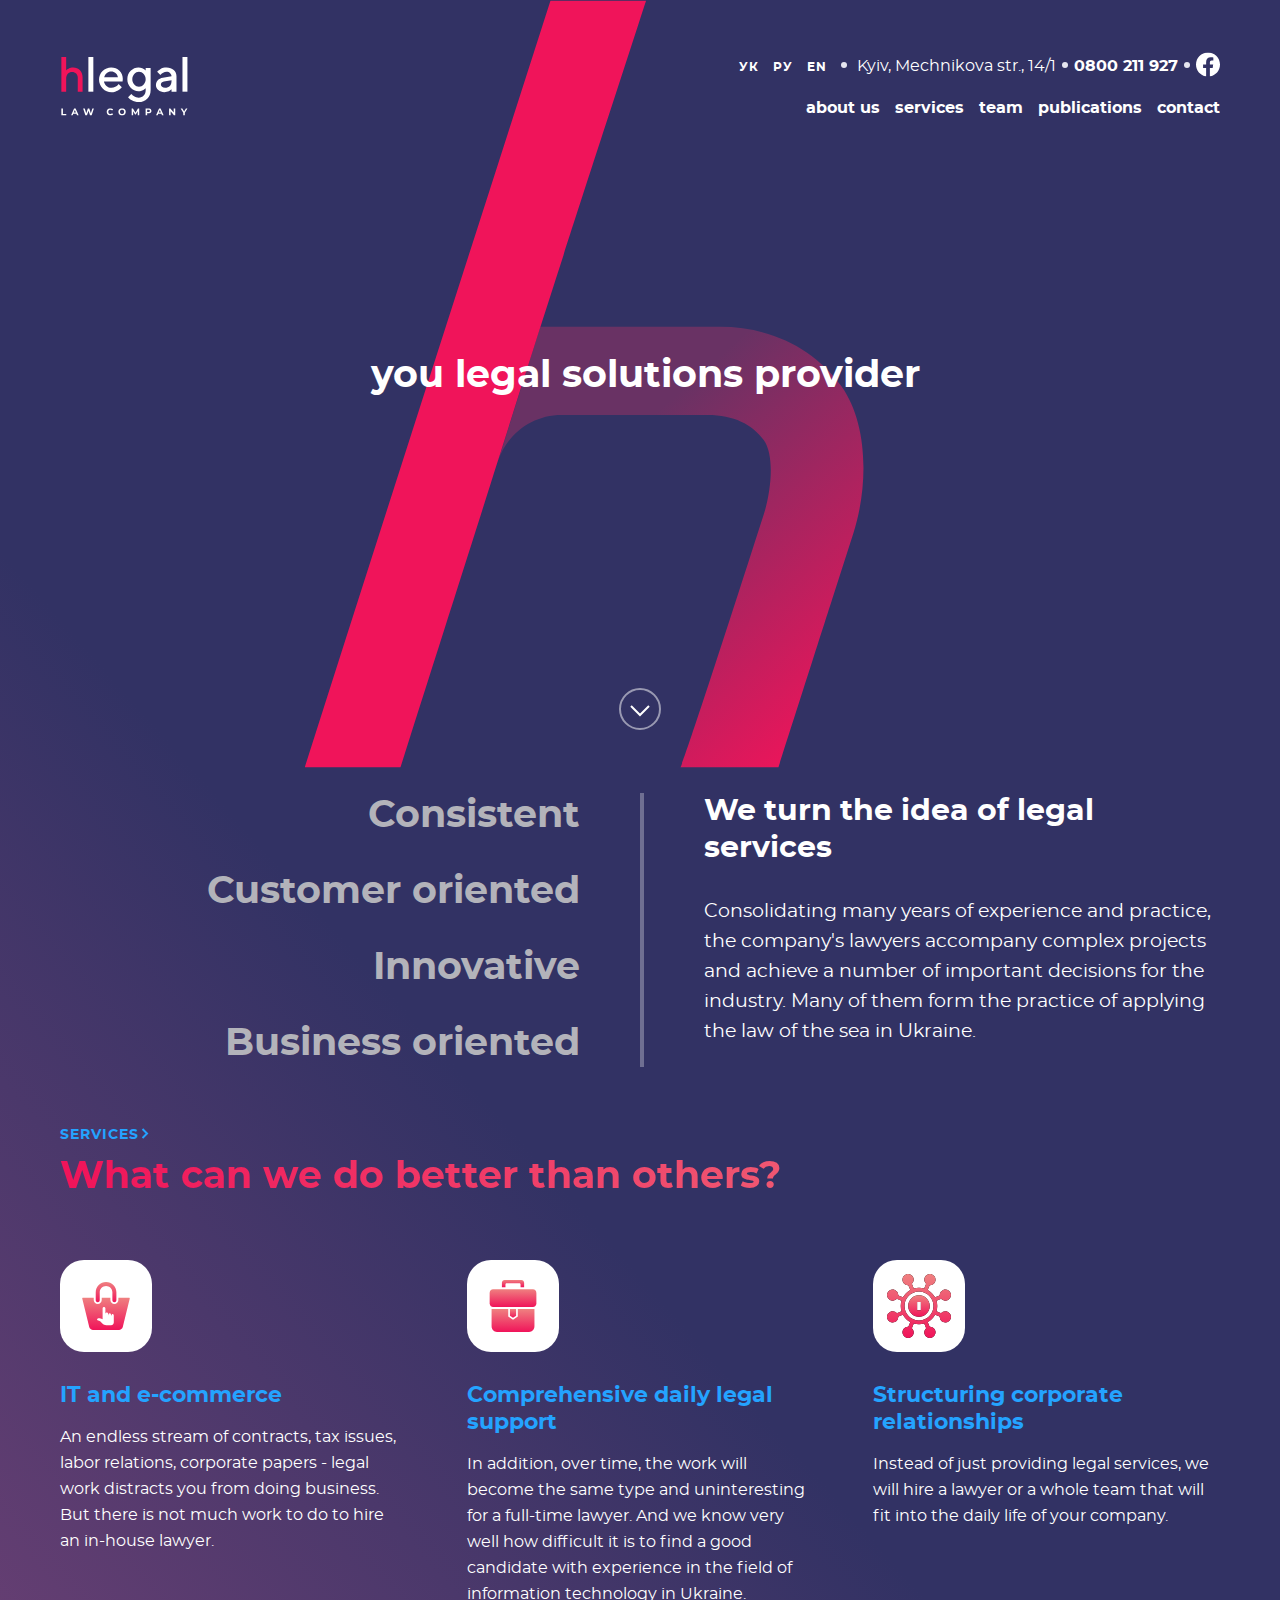
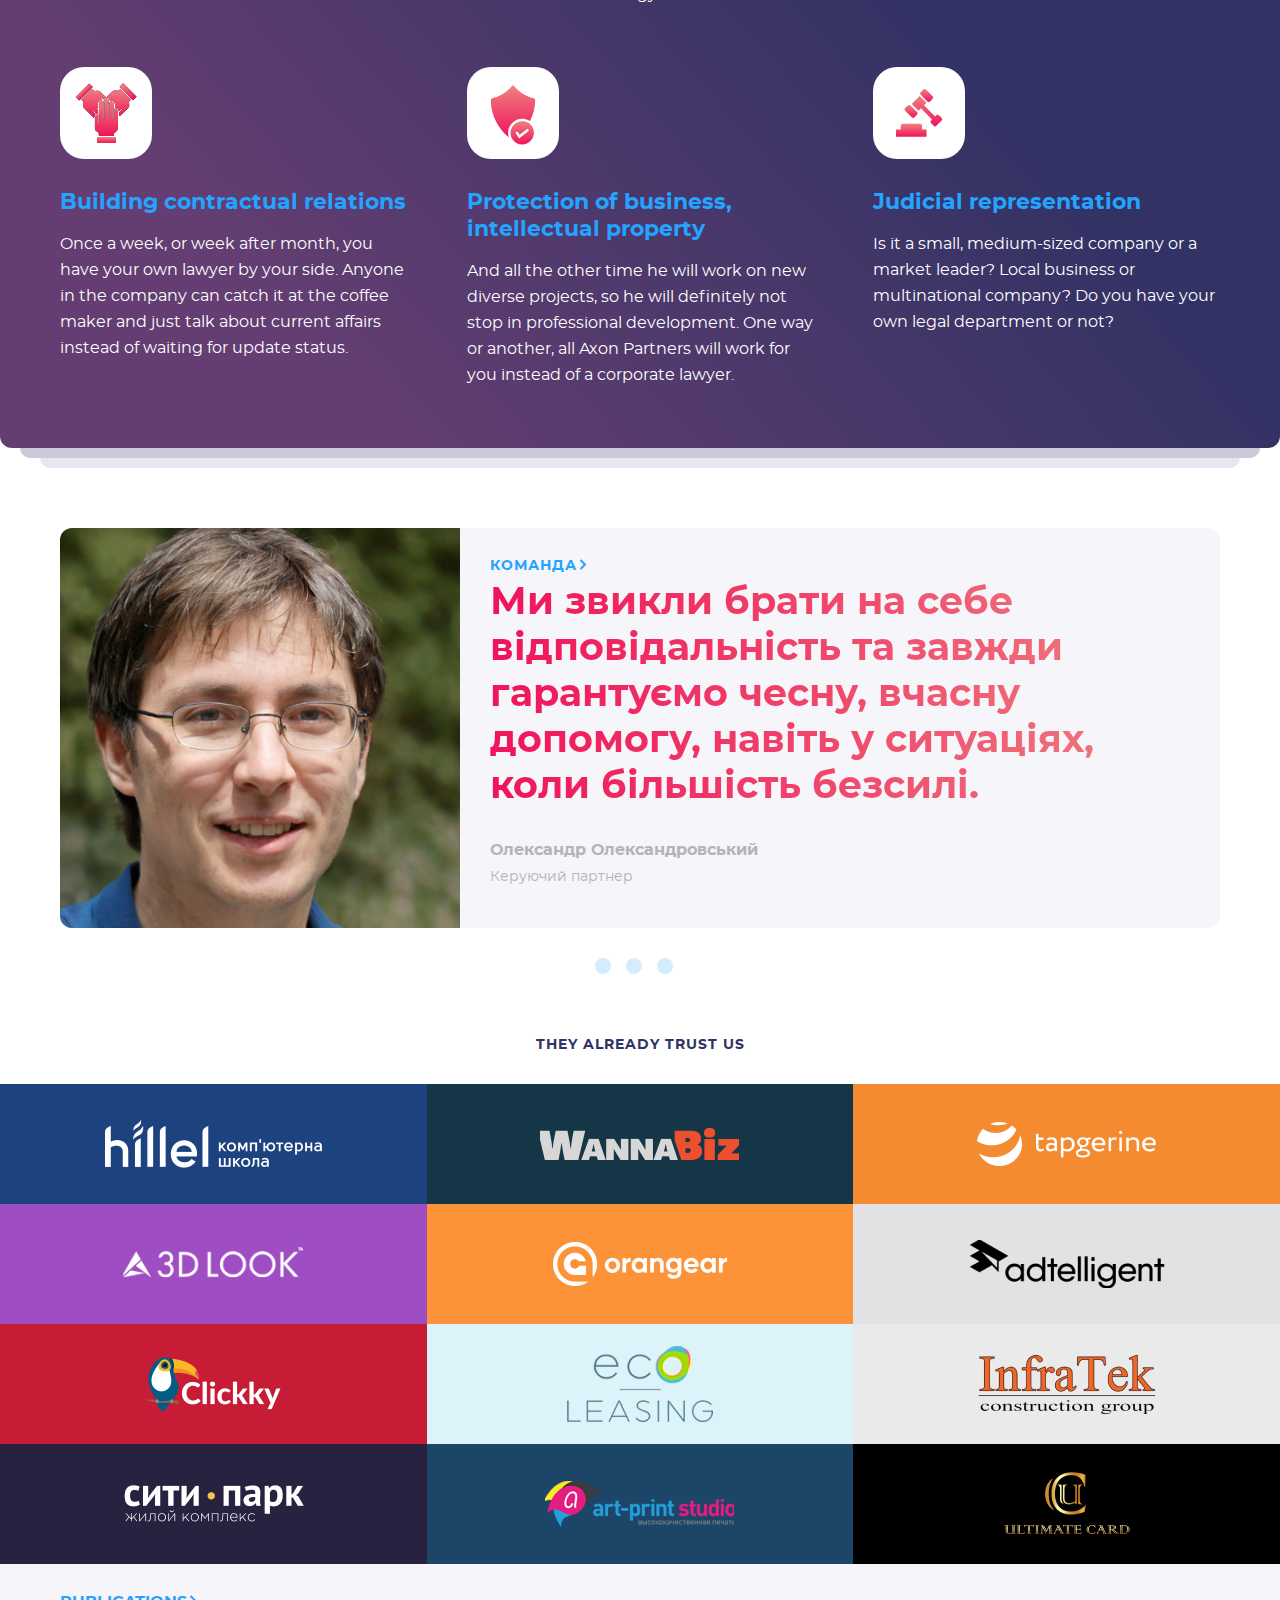
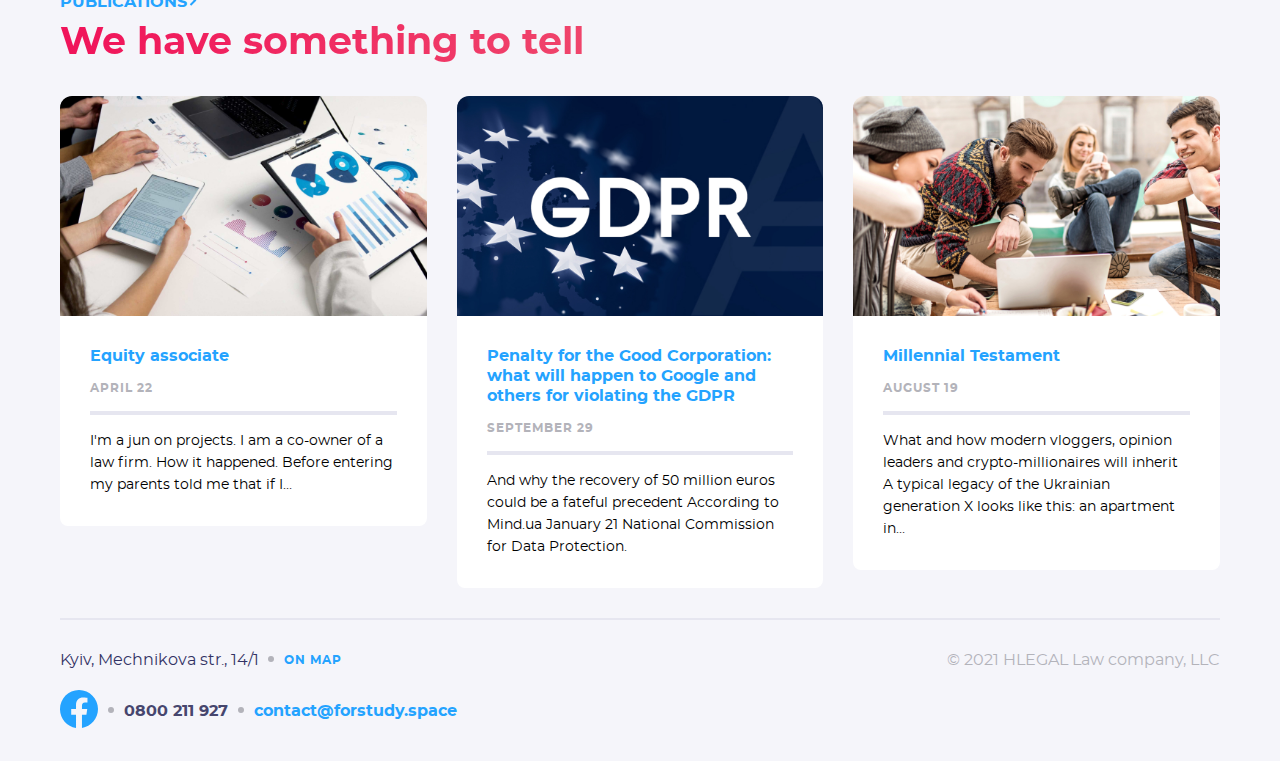
<file: app/index.html>
<!DOCTYPE html>
<html lang="en">
    <head>
        <meta charset="UTF-8" />
        <meta http-equiv="X-UA-Compatible" content="IE=edge" />
        <meta name="viewport" content="width=device-width, initial-scale=1.0" />
        <link rel="stylesheet" href="css/style.css" />
        <title>Homepage</title>
    </head>
    <body class="body">
        <div class="background-top">
            <div class="container container--header">
                <header class="header">
                    <div class="header__top">
                        <ul class="header__lang">
                            <li class="header__list">
                                <button type="button">ук</button>
                            </li>
                            <li class="header__list">
                                <button type="button">ру</button>
                            </li>
                            <li class="header__list">
                                <button type="button">en</button>
                            </li>
                        </ul>
                        <div class="header__address">
                            Kyiv, Mechnikova str., 14/1
                        </div>
                        <a class="header__tel" href="tel:+0800211927"
                            >0800 211 927</a
                        >
                        <a class="header__fb" href="#">
                            <svg
                                width="24"
                                height="25"
                                viewBox="0 0 24 25"
                                fill="none"
                                xmlns="http://www.w3.org/2000/svg"
                            >
                                <g clip-path="url(#clip0_36365_1756)">
                                    <path
                                        d="M24 12.5733C24 5.90541 18.6274 0.5 12 0.5C5.37258 0.5 0 5.90541 0 12.5733C0 18.5995 4.38823 23.5943 10.125 24.5V16.0633H7.07813V12.5733H10.125V9.91343C10.125 6.88755 11.9165 5.21615 14.6576 5.21615C15.9705 5.21615 17.3438 5.45195 17.3438 5.45195V8.42313H15.8306C14.3399 8.42313 13.875 9.35379 13.875 10.3086V12.5733H17.2031L16.6711 16.0633H13.875V24.5C19.6118 23.5943 24 18.5995 24 12.5733Z"
                                        fill="white"
                                    />
                                </g>
                                <defs>
                                    <clipPath id="clip0_36365_1756">
                                        <rect
                                            width="24"
                                            height="24"
                                            fill="white"
                                            transform="translate(0 0.5)"
                                        />
                                    </clipPath>
                                </defs>
                            </svg>
                        </a>
                    </div>
                    <div class="header__logo">
                        <a href="#"
                            ><svg
                                width="70"
                                height="33"
                                viewBox="0 0 70 33"
                                fill="none"
                                xmlns="http://www.w3.org/2000/svg"
                            >
                                <path
                                    d="M2.64358 0H0V19.0926H2.64358V12.0094C2.64358 10.8111 2.94164 9.86583 3.53774 9.20012C4.13384 8.53441 4.95024 8.18824 5.96102 8.18824C6.82926 8.18824 7.55495 8.50778 8.13809 9.12024C8.72124 9.74601 9.01929 10.5315 9.01929 11.4769V19.1059H11.6758V11.4769C11.6758 9.71938 11.1964 8.3347 10.2374 7.29619C9.27846 6.25768 8.02146 5.73843 6.49233 5.73843C6.05173 5.73843 5.61114 5.79168 5.1835 5.91151C4.7429 6.03134 4.39301 6.16448 4.10792 6.31094C3.82283 6.45739 3.5507 6.61717 3.30448 6.80356C3.05826 6.98996 2.8898 7.12311 2.81205 7.20299C2.7343 7.28288 2.6695 7.33613 2.64358 7.37608V0Z"
                                    fill="#F0145A"
                                />
                                <path
                                    d="M17.5856 0H14.8604V19.0767H17.5856V0Z"
                                    fill="white"
                                />
                                <path
                                    d="M33.6598 13.4896L33.796 12.127C33.796 10.3011 33.1965 8.77493 31.9701 7.54857C30.7438 6.32221 29.2176 5.72266 27.3917 5.72266C25.5658 5.72266 23.9851 6.37672 22.677 7.68483C21.3689 8.99295 20.7148 10.5463 20.7148 12.3995C20.7148 14.3072 21.3962 15.9423 22.7315 17.305C24.0669 18.6676 25.6748 19.3489 27.528 19.3489C28.2365 19.3489 28.8906 19.2399 29.5446 19.0491C30.1987 18.8311 30.7438 18.6131 31.1253 18.3951C31.5341 18.1498 31.9429 17.8773 32.2971 17.5775C32.6514 17.2777 32.8967 17.0597 33.0057 16.9234C33.1147 16.7872 33.1965 16.7054 33.251 16.6236L31.4796 14.8522L31.0708 15.37C30.7983 15.6971 30.335 16.0241 29.6809 16.3784C28.9996 16.7327 28.291 16.8962 27.528 16.8962C26.4651 16.8962 25.5658 16.5691 24.8027 15.8878C24.0396 15.2065 23.5764 14.4162 23.4401 13.4896H33.6598ZM27.3917 8.03912C28.4 8.03912 29.2176 8.33889 29.8989 8.9112C30.553 9.51075 30.9618 10.2466 31.1253 11.1732H23.5491C23.7944 10.2466 24.2304 9.51075 24.9117 8.9112C25.5658 8.33889 26.4106 8.03912 27.3917 8.03912Z"
                                    fill="white"
                                />
                                <path
                                    d="M46.3695 18.286C46.3695 19.4852 46.0153 20.4662 45.2794 21.2293C44.5709 21.9651 43.6715 22.3467 42.5542 22.3467C42.0637 22.3467 41.5731 22.2649 41.1098 22.1286C40.6465 21.9924 40.2922 21.8289 39.9925 21.6381C39.6927 21.4473 39.4202 21.2566 39.1476 21.0113C38.9024 20.766 38.7389 20.6025 38.6571 20.5207C38.5753 20.439 38.5208 20.3572 38.4663 20.3027L36.6949 22.0741L36.9129 22.3467C37.0492 22.5374 37.2945 22.7827 37.6215 23.0552C37.9485 23.3005 38.3301 23.573 38.7661 23.8455C39.2021 24.0908 39.7472 24.3088 40.4285 24.4996C41.1098 24.6904 41.8184 24.7994 42.5542 24.7994C44.4074 24.7994 45.9335 24.1726 47.2144 22.919C48.468 21.6381 49.0948 20.112 49.0948 18.2588V5.99518H46.3695V7.3578L45.9062 6.94902C45.6065 6.67649 45.1432 6.40397 44.4891 6.13144C43.8351 5.85892 43.1265 5.72266 42.4179 5.72266C40.7555 5.72266 39.3384 6.34946 38.112 7.63033C36.8857 8.9112 36.2861 10.4373 36.2861 12.2632C36.2861 14.0892 36.8857 15.6153 38.112 16.8962C39.3384 18.177 40.7555 18.8038 42.4179 18.8038C42.8812 18.8038 43.3173 18.7493 43.7806 18.6403C44.2166 18.5041 44.5709 18.3678 44.8707 18.2315C45.1704 18.0953 45.443 17.9318 45.6882 17.741C45.9335 17.5502 46.1243 17.414 46.1788 17.3595L46.3695 17.1687V18.286ZM39.0114 12.2632C39.0114 11.1186 39.3657 10.1648 40.1015 9.37449C40.8373 8.58417 41.7094 8.17538 42.6905 8.17538C43.6715 8.17538 44.5436 8.58417 45.2794 9.37449C45.988 10.1648 46.3695 11.1186 46.3695 12.2632C46.3695 13.4079 45.988 14.3617 45.2794 15.152C44.5436 15.9423 43.6715 16.3511 42.6905 16.3511C41.7094 16.3511 40.8373 15.9423 40.1015 15.152C39.3657 14.3617 39.0114 13.4079 39.0114 12.2632Z"
                                    fill="white"
                                />
                                <path
                                    d="M63.3195 19.0764V10.6281C63.3195 9.23823 62.8017 8.06637 61.7934 7.13979C60.7851 6.18595 59.4769 5.72266 57.869 5.72266C57.2422 5.72266 56.6154 5.80441 56.0159 5.96793C55.4163 6.1587 54.9258 6.34946 54.5715 6.56748C54.2172 6.7855 53.8629 7.03078 53.5359 7.33055C53.2089 7.60308 53.0181 7.79384 52.9091 7.90285C52.8273 8.01186 52.7456 8.09362 52.6911 8.17538L54.4625 9.94679L54.8168 9.4835C55.0348 9.18372 55.4163 8.9112 55.9886 8.61142C56.5609 8.31164 57.1877 8.17538 57.869 8.17538C58.6594 8.17538 59.3134 8.42065 59.8312 8.88394C60.349 9.34724 60.5943 9.94679 60.5943 10.6281L55.8251 11.4457C54.6533 11.6364 53.6994 12.0997 53.0454 12.8356C52.364 13.5714 52.0098 14.4707 52.0098 15.5335C52.0098 16.5419 52.4458 17.414 53.3179 18.177C54.2172 18.9674 55.3073 19.3489 56.6427 19.3489C57.106 19.3489 57.542 19.2944 57.9781 19.1581C58.4413 19.0491 58.7956 18.9129 59.0954 18.7766C59.3952 18.6403 59.6677 18.4768 59.913 18.286C60.1583 18.0953 60.3218 17.959 60.4308 17.9045C60.5125 17.8228 60.567 17.741 60.5943 17.7137V19.0764H63.3195ZM57.0515 16.8962C56.3429 16.8962 55.7706 16.7327 55.3618 16.4056C54.9258 16.0786 54.735 15.6971 54.735 15.261C54.735 14.7977 54.8713 14.3889 55.1711 14.0892C55.4708 13.7894 55.8796 13.5714 56.3702 13.4896L60.5943 12.8083V13.0808C60.5943 14.3072 60.2945 15.2338 59.6677 15.9151C59.0409 16.5691 58.1688 16.8962 57.0515 16.8962Z"
                                    fill="white"
                                />
                                <path
                                    d="M69.3337 0H66.6084V19.0767H69.3337V0Z"
                                    fill="white"
                                />
                                <path
                                    d="M0 28.3308H0.852878V31.3211H2.70078V32.016H0V28.3308Z"
                                    fill="white"
                                />
                                <path
                                    d="M8.26752 31.2263H6.5565L6.23009 32.016H5.35615L6.99873 28.3308H7.84108L9.48893 32.016H8.59393L8.26752 31.2263ZM7.99902 30.5788L7.41464 29.1678L6.83026 30.5788H7.99902Z"
                                    fill="white"
                                />
                                <path
                                    d="M17.8731 28.3308L16.6675 32.016H15.7515L14.9407 29.5206L14.1036 32.016H13.1928L11.982 28.3308H12.8664L13.6982 30.921L14.5669 28.3308H15.3566L16.199 30.942L17.0571 28.3308H17.8731Z"
                                    fill="white"
                                />
                                <path
                                    d="M26.9457 32.0792C26.5702 32.0792 26.2297 31.9985 25.9244 31.837C25.6225 31.6721 25.3838 31.4457 25.2084 31.1579C25.0364 30.8666 24.9504 30.5384 24.9504 30.1734C24.9504 29.8084 25.0364 29.482 25.2084 29.1942C25.3838 28.9028 25.6225 28.6765 25.9244 28.515C26.2297 28.3501 26.5719 28.2676 26.951 28.2676C27.2704 28.2676 27.5582 28.3237 27.8144 28.436C28.0741 28.5484 28.2917 28.7098 28.4672 28.9204L27.9197 29.4258C27.6705 29.138 27.3616 28.9941 26.9931 28.9941C26.7649 28.9941 26.5614 29.045 26.3824 29.1468C26.2034 29.2451 26.063 29.3837 25.9612 29.5627C25.8629 29.7417 25.8138 29.9453 25.8138 30.1734C25.8138 30.4015 25.8629 30.6051 25.9612 30.7841C26.063 30.9631 26.2034 31.1035 26.3824 31.2053C26.5614 31.3035 26.7649 31.3527 26.9931 31.3527C27.3616 31.3527 27.6705 31.207 27.9197 30.9157L28.4672 31.4211C28.2917 31.6352 28.0741 31.7984 27.8144 31.9107C27.5547 32.0231 27.2651 32.0792 26.9457 32.0792Z"
                                    fill="white"
                                />
                                <path
                                    d="M33.3831 32.0792C33.0005 32.0792 32.6548 31.9967 32.3459 31.8318C32.0406 31.6668 31.8002 31.4404 31.6247 31.1526C31.4527 30.8613 31.3667 30.5349 31.3667 30.1734C31.3667 29.8119 31.4527 29.4872 31.6247 29.1994C31.8002 28.9081 32.0406 28.68 32.3459 28.515C32.6548 28.3501 33.0005 28.2676 33.3831 28.2676C33.7657 28.2676 34.1096 28.3501 34.415 28.515C34.7203 28.68 34.9607 28.9081 35.1362 29.1994C35.3117 29.4872 35.3995 29.8119 35.3995 30.1734C35.3995 30.5349 35.3117 30.8613 35.1362 31.1526C34.9607 31.4404 34.7203 31.6668 34.415 31.8318C34.1096 31.9967 33.7657 32.0792 33.3831 32.0792ZM33.3831 31.3527C33.6007 31.3527 33.7972 31.3035 33.9727 31.2053C34.1482 31.1035 34.2851 30.9631 34.3834 30.7841C34.4852 30.6051 34.5361 30.4015 34.5361 30.1734C34.5361 29.9453 34.4852 29.7417 34.3834 29.5627C34.2851 29.3837 34.1482 29.2451 33.9727 29.1468C33.7972 29.045 33.6007 28.9941 33.3831 28.9941C33.1655 28.9941 32.9689 29.045 32.7934 29.1468C32.618 29.2451 32.4793 29.3837 32.3775 29.5627C32.2793 29.7417 32.2301 29.9453 32.2301 30.1734C32.2301 30.4015 32.2793 30.6051 32.3775 30.7841C32.4793 30.9631 32.618 31.1035 32.7934 31.2053C32.9689 31.3035 33.1655 31.3527 33.3831 31.3527Z"
                                    fill="white"
                                />
                                <path
                                    d="M42.0264 32.016L42.0211 29.8049L40.9366 31.6264H40.5523L39.473 29.8522V32.016H38.6728V28.3308H39.3782L40.7576 30.6209L42.1159 28.3308H42.8161L42.8266 32.016H42.0264Z"
                                    fill="white"
                                />
                                <path
                                    d="M47.9285 28.3308C48.2549 28.3308 48.5374 28.3852 48.7761 28.494C49.0183 28.6028 49.2043 28.7572 49.3342 28.9573C49.464 29.1573 49.529 29.3942 49.529 29.668C49.529 29.9382 49.464 30.1751 49.3342 30.3787C49.2043 30.5788 49.0183 30.7332 48.7761 30.842C48.5374 30.9473 48.2549 30.9999 47.9285 30.9999H47.1862V32.016H46.3333V28.3308H47.9285ZM47.8811 30.305C48.1373 30.305 48.3321 30.2506 48.4655 30.1418C48.5989 30.0295 48.6656 29.8716 48.6656 29.668C48.6656 29.4609 48.5989 29.303 48.4655 29.1942C48.3321 29.0818 48.1373 29.0257 47.8811 29.0257H47.1862V30.305H47.8811Z"
                                    fill="white"
                                />
                                <path
                                    d="M55.0121 31.2263H53.3011L52.9747 32.016H52.1008L53.7433 28.3308H54.5857L56.2335 32.016H55.3385L55.0121 31.2263ZM54.7436 30.5788L54.1592 29.1678L53.5749 30.5788H54.7436Z"
                                    fill="white"
                                />
                                <path
                                    d="M62.6281 28.3308V32.016H61.9279L60.0906 29.7785V32.016H59.2482V28.3308H59.9537L61.7858 30.5682V28.3308H62.6281Z"
                                    fill="white"
                                />
                                <path
                                    d="M67.9013 30.7104V32.016H67.0485V30.6999L65.6217 28.3308H66.5273L67.5117 29.9681L68.4963 28.3308H69.3333L67.9013 30.7104Z"
                                    fill="white"
                                />
                            </svg>
                        </a>
                    </div>

                    <nav class="header__menu">
                        <button
                            class="header__burger js-header__burger"
                            type="button"
                        ></button>
                        <ul class="header__pages js-header__pages">
                            <li><a href="about.html">about us</a></li>
                            <li><a href="#">services</a></li>
                            <li><a href="#">team</a></li>
                            <li><a href="#">publications</a></li>
                            <li><a class="pr-0" href="#">contact</a></li>
                        </ul>
                    </nav>
                </header>
            </div>
            <section class="main container">
                <h1 class="main__head">you legal solutions provider</h1>
                <div class="main__link">
                    <a class="main__scroll" href="#">
                        <svg
                            width="42"
                            height="42"
                            viewBox="0 0 42 42"
                            fill="none"
                            xmlns="http://www.w3.org/2000/svg"
                        >
                            <g clip-path="url(#clip0_22728_12366)">
                                <circle
                                    opacity="0.5"
                                    cx="21"
                                    cy="21"
                                    r="20"
                                    stroke="white"
                                    stroke-width="2"
                                />
                                <path
                                    d="M12 18L21 27L30 18"
                                    stroke="white"
                                    stroke-width="2"
                                />
                            </g>
                            <defs>
                                <clipPath id="clip0_22728_12366">
                                    <rect width="42" height="42" fill="white" />
                                </clipPath>
                            </defs>
                        </svg>
                    </a>
                </div>
                <section class="tabs">
                    <ul class="tabs__list">
                        <li>
                            <button class="active" type="button">
                                Consistent
                            </button>
                        </li>
                        <li>
                            <button type="button">Customer oriented</button>
                        </li>
                        <li>
                            <button type="button">Innovative</button>
                        </li>
                        <li>
                            <button type="button">Business oriented</button>
                        </li>
                    </ul>
                    <div class="tabs__content active">
                        <h2 class="tabs__head">
                            We turn the idea of legal services
                        </h2>
                        <p class="tabs__text">
                            Consolidating many years of experience and practice,
                            the company's lawyers accompany complex projects and
                            achieve a number of important decisions for the
                            industry. Many of them form the practice of applying
                            the law of the sea in Ukraine.
                        </p>
                    </div>
                </section>
                <section class="services">
                    <a class="services__link" href="#">services</a>
                    <h2 class="services__head">
                        What can we do better than others?
                    </h2>
                    <div class="services-list">
                        <div class="services-items">
                            <div class="services-items__img">
                                <svg
                                    width="64"
                                    height="64"
                                    viewBox="0 0 64 64"
                                    fill="none"
                                    xmlns="http://www.w3.org/2000/svg"
                                >
                                    <path
                                        d="M23.7339 28.125C24.8379 28.125 25.7339 27.229 25.7339 26.125V18.325C25.7339 14.838 28.5709 12 32.0579 12C35.5449 12 38.3829 14.838 38.3829 18.325V26.125C38.3829 27.229 39.2779 28.125 40.3829 28.125C41.4869 28.125 42.3829 27.229 42.3829 26.125V18.325C42.3839 12.632 37.7519 8 32.0579 8C26.3659 8 21.7339 12.632 21.7339 18.325V26.125C21.7339 27.229 22.6299 28.125 23.7339 28.125Z"
                                        fill="url(#paint0_linear_22728_7131)"
                                    />
                                    <path
                                        d="M55 23.6309H44.384V26.1249C44.384 28.3309 42.59 30.1249 40.384 30.1249C38.178 30.1249 36.384 28.3309 36.384 26.1249V23.6309H27.735V26.1249C27.735 28.3309 25.941 30.1249 23.735 30.1249C21.529 30.1249 19.735 28.3309 19.735 26.1249V23.6309H8.99997C8.44797 23.6309 8.10697 24.0659 8.23797 24.6019L15.236 53.0989C15.658 54.7009 17.344 55.9999 19 55.9999H45C46.658 55.9999 48.342 54.7009 48.766 53.0989L55.762 24.6019C55.893 24.0649 55.553 23.6309 55 23.6309Z"
                                        fill="url(#paint1_linear_22728_7131)"
                                    />
                                    <path
                                        d="M28.6001 34.4C28.6001 33.6265 29.2266 33 30.0001 33C30.7736 33 31.4001 33.6265 31.4001 34.4V41.35L31.4001 40C31.4001 39.2265 32.0266 38.6 32.8001 38.6C33.5736 38.6 34.2001 39.2265 34.2001 40V41.6764C34.2127 40.9141 34.8346 39.3 35.6 39.3C36.3731 39.3 36.9999 39.9268 37 40.7C37 40.7 37.0411 41.7411 37.1332 41.8033C37.3572 41.3285 37.8402 40 38.4 40C39.1732 40 39.8 40.6268 39.8 41.4V48.4C39.8 49.9463 38.5463 51.2 37 51.2H32.3198C30.8344 51.2 29.4099 50.6099 28.3599 49.5599L26.15 47.35L23 45.9402C23.0051 44.6033 24.0526 44.2 25.1 44.2C26.0023 44.2 26.8136 44.3407 28.6 45.25L28.6001 34.4Z"
                                        fill="white"
                                    />
                                    <defs>
                                        <linearGradient
                                            id="paint0_linear_22728_7131"
                                            x1="32.0584"
                                            y1="8"
                                            x2="32.0584"
                                            y2="28.125"
                                            gradientUnits="userSpaceOnUse"
                                        >
                                            <stop
                                                offset="0"
                                                stop-color="#EF8080"
                                            />
                                            <stop
                                                offset="1"
                                                stop-color="#F0145A"
                                            />
                                        </linearGradient>
                                        <linearGradient
                                            id="paint1_linear_22728_7131"
                                            x1="32"
                                            y1="23.6309"
                                            x2="32"
                                            y2="55.9999"
                                            gradientUnits="userSpaceOnUse"
                                        >
                                            <stop
                                                offset="0"
                                                stop-color="#EF8080"
                                            />
                                            <stop
                                                offset="1"
                                                stop-color="#F0145A"
                                            />
                                        </linearGradient>
                                    </defs>
                                </svg>
                            </div>
                            <h3 class="services-items__head">
                                IT and e-commerce
                            </h3>
                            <p class="services-items__text">
                                An endless stream of contracts, tax issues,
                                labor relations, corporate papers - legal work
                                distracts you from doing business. But there is
                                not much work to do to hire an in-house lawyer.
                            </p>
                        </div>
                        <div class="services-items">
                            <div class="services-items__img">
                                <svg
                                    width="64"
                                    height="64"
                                    viewBox="0 0 64 64"
                                    fill="none"
                                    xmlns="http://www.w3.org/2000/svg"
                                >
                                    <path
                                        fill-rule="evenodd"
                                        clip-rule="evenodd"
                                        d="M53.4513 35.0762V52.3713C53.4513 55.4647 51.027 57.9997 48.0632 57.9997H15.9702C13.0064 57.9997 10.5822 55.4647 10.5822 52.3713V35.0762H27.2482V42.587L32.0167 45.7204L36.7852 42.587V35.0762H53.4513Z"
                                        fill="url(#paint0_linear_22728_7137)"
                                    />
                                    <path
                                        fill-rule="evenodd"
                                        clip-rule="evenodd"
                                        d="M28.9185 35.0762V41.6847L32.0166 43.7202L35.1147 41.6847V35.0762H28.9185Z"
                                        fill="url(#paint1_linear_22728_7137)"
                                    />
                                    <path
                                        fill-rule="evenodd"
                                        clip-rule="evenodd"
                                        d="M12.0734 15.1426H51.9599C53.8423 15.1426 55.3808 16.8507 55.3808 18.938V29.1912C55.3808 31.2786 53.8423 32.9867 51.9599 32.9867H36.314H27.7194H12.0734C10.191 32.9867 8.65259 31.2786 8.65259 29.1912V18.938C8.65259 16.8507 10.191 15.1426 12.0734 15.1426Z"
                                        fill="url(#paint2_linear_22728_7137)"
                                    />
                                    <path
                                        fill-rule="evenodd"
                                        clip-rule="evenodd"
                                        d="M23.7119 5.95508H40.3214C41.8646 5.95508 43.1274 7.21788 43.1274 8.76103V13.1384H39.5699V10.5516C39.5699 9.8542 38.9998 9.2817 38.3024 9.2817H25.731C25.0336 9.2817 24.4635 9.8542 24.4635 10.5516V13.1384H20.9059V8.76103C20.9059 7.21788 22.1687 5.95508 23.7119 5.95508Z"
                                        fill="url(#paint3_linear_22728_7137)"
                                    />
                                    <defs>
                                        <linearGradient
                                            id="paint0_linear_22728_7137"
                                            x1="32.0167"
                                            y1="35.0762"
                                            x2="32.0167"
                                            y2="57.9997"
                                            gradientUnits="userSpaceOnUse"
                                        >
                                            <stop
                                                offset="0"
                                                stop-color="#EF8080"
                                            />
                                            <stop
                                                offset="1"
                                                stop-color="#F0145A"
                                            />
                                        </linearGradient>
                                        <linearGradient
                                            id="paint1_linear_22728_7137"
                                            x1="32.0166"
                                            y1="35.0762"
                                            x2="32.0166"
                                            y2="43.7202"
                                            gradientUnits="userSpaceOnUse"
                                        >
                                            <stop
                                                offset="0"
                                                stop-color="#EF8080"
                                            />
                                            <stop
                                                offset="1"
                                                stop-color="#F0145A"
                                            />
                                        </linearGradient>
                                        <linearGradient
                                            id="paint2_linear_22728_7137"
                                            x1="32.0167"
                                            y1="15.1426"
                                            x2="32.0167"
                                            y2="32.9867"
                                            gradientUnits="userSpaceOnUse"
                                        >
                                            <stop
                                                offset="0"
                                                stop-color="#EF8080"
                                            />
                                            <stop
                                                offset="1"
                                                stop-color="#F0145A"
                                            />
                                        </linearGradient>
                                        <linearGradient
                                            id="paint3_linear_22728_7137"
                                            x1="32.0167"
                                            y1="5.95508"
                                            x2="32.0167"
                                            y2="13.1384"
                                            gradientUnits="userSpaceOnUse"
                                        >
                                            <stop
                                                offset="0"
                                                stop-color="#EF8080"
                                            />
                                            <stop
                                                offset="1"
                                                stop-color="#F0145A"
                                            />
                                        </linearGradient>
                                    </defs>
                                </svg>
                            </div>

                            <h3 class="services-items__head">
                                Comprehensive daily legal support
                            </h3>
                            <p class="services-items__text">
                                In addition, over time, the work will become the
                                same type and uninteresting for a full-time
                                lawyer. And we know very well how difficult it
                                is to find a good candidate with experience in
                                the field of information technology in Ukraine.
                            </p>
                        </div>
                        <div class="services-items">
                            <div class="services-items__img">
                                <svg
                                    width="64"
                                    height="64"
                                    viewBox="0 0 64 64"
                                    fill="none"
                                    xmlns="http://www.w3.org/2000/svg"
                                >
                                    <g clip-path="url(#clip0_22728_7150)">
                                        <path
                                            d="M60.5264 37.7273C59.8389 37.4426 59.1151 37.2982 58.3752 37.2982C56.7435 37.2982 55.2362 37.9946 54.1896 39.1615L52.9696 38.6562L49.4895 37.2147C49.9834 35.5616 50.2499 33.8113 50.2499 31.9998C50.2499 30.1883 49.9832 28.4381 49.4895 26.7849L52.9696 25.3435L54.1896 24.8381C55.2362 26.0051 56.7435 26.7014 58.3752 26.7014C59.1151 26.7014 59.8389 26.5571 60.5264 26.2722C63.3917 25.0852 64.7575 21.7883 63.5705 18.9227C62.6965 16.8128 60.656 15.4493 58.3722 15.4493C57.6324 15.4493 56.9086 15.5937 56.2211 15.8786C53.9629 16.814 52.6374 19.0598 52.7574 21.3722L51.5303 21.8805L48.0513 23.3215C46.3611 20.208 43.7916 17.6383 40.6781 15.9483L42.1191 12.4694L42.6269 11.2436C42.7253 11.2487 42.8239 11.2517 42.9229 11.2517C45.2068 11.2517 47.2471 9.88836 48.1213 7.77836C49.3081 4.91287 47.9425 1.61587 45.077 0.428874C44.3894 0.144375 43.6658 0 42.9259 0C40.642 0 38.6017 1.36337 37.7275 3.47337C36.7922 5.73161 37.4429 8.25698 39.1629 9.80723L38.6564 11.0301L37.2149 14.5102C35.5618 14.0165 33.8115 13.7498 32 13.7498C30.1885 13.7498 28.4383 14.0165 26.7852 14.5102L25.3437 11.0301L24.8372 9.80723C26.5572 8.25698 27.2079 5.73161 26.2725 3.47324C25.3984 1.36337 23.3578 0 21.0741 0C20.3342 0 19.6104 0.144375 18.9229 0.429249C16.0576 1.61625 14.6918 4.91312 15.8788 7.77874C16.7528 9.88861 18.7933 11.2521 21.0771 11.2521C21.1761 11.2521 21.2747 11.2491 21.3731 11.244L21.8808 12.4697L23.3218 15.9487C20.2083 17.6388 17.6387 20.2083 15.9487 23.3218L12.4697 21.8808L11.2426 21.3726C11.3626 19.0602 10.0371 16.8143 7.77883 15.8788C7.09133 15.5941 6.36758 15.4497 5.62771 15.4497C3.34384 15.4497 1.30347 16.8131 0.429344 18.9231C-0.757529 21.7886 0.608094 25.0856 3.47359 26.2726C4.16109 26.5573 4.88484 26.7017 5.62471 26.7017C7.25646 26.7017 8.7637 26.0053 9.81033 24.8383L11.0303 25.3437L14.5104 26.7852C14.0166 28.4383 13.7501 30.1886 13.7501 32.0001C13.7501 33.8116 14.0167 35.5618 14.5104 37.2149L11.0302 38.6562L9.8102 39.1615C8.76358 37.9946 7.25633 37.2982 5.62458 37.2982C4.88471 37.2982 4.16096 37.4426 3.47346 37.7274C0.608094 38.9144 -0.757654 42.2113 0.429344 45.0769C1.30334 47.1868 3.34384 48.5503 5.62758 48.5503C6.36746 48.5503 7.09121 48.4059 7.77871 48.121C10.037 47.1857 11.3624 44.9398 11.2424 42.6274L12.4696 42.1192L15.9486 40.6782C17.6387 43.7917 20.2082 46.3613 23.3217 48.0513L21.8807 51.5303L21.3729 52.756C21.2746 52.7509 21.1759 52.7479 21.0769 52.7479C18.7931 52.7479 16.7527 54.1113 15.8786 56.2213C14.6917 59.0868 16.0573 62.3838 18.9228 63.5708C19.6103 63.8555 20.3341 63.9999 21.0739 63.9999C23.3578 63.9999 25.3982 62.6365 26.2723 60.5265C27.2077 58.2683 26.5569 55.7429 24.8369 54.1926L25.3434 52.9698L26.7849 49.4897C28.438 49.9834 30.1883 50.25 31.9998 50.25C33.8113 50.25 35.5615 49.9834 37.2146 49.4897L38.6561 52.9698L39.1626 54.1926C37.4426 55.7429 36.7919 58.2683 37.7273 60.5266C38.6013 62.6365 40.6418 64 42.9255 64C43.6654 64 44.3891 63.8556 45.0766 63.5708C47.942 62.3838 49.3078 59.0869 48.1208 56.2213C47.2468 54.1114 45.2063 52.7479 42.9225 52.7479C42.8235 52.7479 42.7249 52.7509 42.6265 52.756L42.1188 51.5303L40.6778 48.0513C43.7913 46.3612 46.3609 43.7917 48.0509 40.6782L51.5299 42.1192L52.757 42.6274C52.637 44.9398 53.9625 47.1857 56.2207 48.1212C56.9082 48.4059 57.632 48.5503 58.3719 48.5503C60.6557 48.5503 62.6961 47.1869 63.5702 45.0769C64.7575 42.2113 63.392 38.9143 60.5264 37.7273ZM32 46.4998C24.0048 46.4998 17.5001 39.995 17.5001 31.9998C17.5001 24.0046 24.0048 17.4998 32 17.4998C39.9953 17.4998 46.5 24.0046 46.5 31.9998C46.5 39.995 39.9951 46.4998 32 46.4998Z"
                                            fill="black"
                                        />
                                        <path
                                            d="M60.5264 37.7273C59.8389 37.4426 59.1151 37.2982 58.3752 37.2982C56.7435 37.2982 55.2362 37.9946 54.1896 39.1615L52.9696 38.6562L49.4895 37.2147C49.9834 35.5616 50.2499 33.8113 50.2499 31.9998C50.2499 30.1883 49.9832 28.4381 49.4895 26.7849L52.9696 25.3435L54.1896 24.8381C55.2362 26.0051 56.7435 26.7014 58.3752 26.7014C59.1151 26.7014 59.8389 26.5571 60.5264 26.2722C63.3917 25.0852 64.7575 21.7883 63.5705 18.9227C62.6965 16.8128 60.656 15.4493 58.3722 15.4493C57.6324 15.4493 56.9086 15.5937 56.2211 15.8786C53.9629 16.814 52.6374 19.0598 52.7574 21.3722L51.5303 21.8805L48.0513 23.3215C46.3611 20.208 43.7916 17.6383 40.6781 15.9483L42.1191 12.4694L42.6269 11.2436C42.7253 11.2487 42.8239 11.2517 42.9229 11.2517C45.2068 11.2517 47.2471 9.88836 48.1213 7.77836C49.3081 4.91287 47.9425 1.61587 45.077 0.428874C44.3894 0.144375 43.6658 0 42.9259 0C40.642 0 38.6017 1.36337 37.7275 3.47337C36.7922 5.73161 37.4429 8.25698 39.1629 9.80723L38.6564 11.0301L37.2149 14.5102C35.5618 14.0165 33.8115 13.7498 32 13.7498C30.1885 13.7498 28.4383 14.0165 26.7852 14.5102L25.3437 11.0301L24.8372 9.80723C26.5572 8.25698 27.2079 5.73161 26.2725 3.47324C25.3984 1.36337 23.3578 0 21.0741 0C20.3342 0 19.6104 0.144375 18.9229 0.429249C16.0576 1.61625 14.6918 4.91312 15.8788 7.77874C16.7528 9.88861 18.7933 11.2521 21.0771 11.2521C21.1761 11.2521 21.2747 11.2491 21.3731 11.244L21.8808 12.4697L23.3218 15.9487C20.2083 17.6388 17.6387 20.2083 15.9487 23.3218L12.4697 21.8808L11.2426 21.3726C11.3626 19.0602 10.0371 16.8143 7.77883 15.8788C7.09133 15.5941 6.36758 15.4497 5.62771 15.4497C3.34384 15.4497 1.30347 16.8131 0.429344 18.9231C-0.757529 21.7886 0.608094 25.0856 3.47359 26.2726C4.16109 26.5573 4.88484 26.7017 5.62471 26.7017C7.25646 26.7017 8.7637 26.0053 9.81033 24.8383L11.0303 25.3437L14.5104 26.7852C14.0166 28.4383 13.7501 30.1886 13.7501 32.0001C13.7501 33.8116 14.0167 35.5618 14.5104 37.2149L11.0302 38.6562L9.8102 39.1615C8.76358 37.9946 7.25633 37.2982 5.62458 37.2982C4.88471 37.2982 4.16096 37.4426 3.47346 37.7274C0.608094 38.9144 -0.757654 42.2113 0.429344 45.0769C1.30334 47.1868 3.34384 48.5503 5.62758 48.5503C6.36746 48.5503 7.09121 48.4059 7.77871 48.121C10.037 47.1857 11.3624 44.9398 11.2424 42.6274L12.4696 42.1192L15.9486 40.6782C17.6387 43.7917 20.2082 46.3613 23.3217 48.0513L21.8807 51.5303L21.3729 52.756C21.2746 52.7509 21.1759 52.7479 21.0769 52.7479C18.7931 52.7479 16.7527 54.1113 15.8786 56.2213C14.6917 59.0868 16.0573 62.3838 18.9228 63.5708C19.6103 63.8555 20.3341 63.9999 21.0739 63.9999C23.3578 63.9999 25.3982 62.6365 26.2723 60.5265C27.2077 58.2683 26.5569 55.7429 24.8369 54.1926L25.3434 52.9698L26.7849 49.4897C28.438 49.9834 30.1883 50.25 31.9998 50.25C33.8113 50.25 35.5615 49.9834 37.2146 49.4897L38.6561 52.9698L39.1626 54.1926C37.4426 55.7429 36.7919 58.2683 37.7273 60.5266C38.6013 62.6365 40.6418 64 42.9255 64C43.6654 64 44.3891 63.8556 45.0766 63.5708C47.942 62.3838 49.3078 59.0869 48.1208 56.2213C47.2468 54.1114 45.2063 52.7479 42.9225 52.7479C42.8235 52.7479 42.7249 52.7509 42.6265 52.756L42.1188 51.5303L40.6778 48.0513C43.7913 46.3612 46.3609 43.7917 48.0509 40.6782L51.5299 42.1192L52.757 42.6274C52.637 44.9398 53.9625 47.1857 56.2207 48.1212C56.9082 48.4059 57.632 48.5503 58.3719 48.5503C60.6557 48.5503 62.6961 47.1869 63.5702 45.0769C64.7575 42.2113 63.392 38.9143 60.5264 37.7273ZM32 46.4998C24.0048 46.4998 17.5001 39.995 17.5001 31.9998C17.5001 24.0046 24.0048 17.4998 32 17.4998C39.9953 17.4998 46.5 24.0046 46.5 31.9998C46.5 39.995 39.9951 46.4998 32 46.4998Z"
                                            fill="url(#paint0_linear_22728_7150)"
                                        />
                                        <path
                                            d="M32.0001 21.25C26.0726 21.25 21.2501 26.0725 21.2501 32C21.2501 37.9275 26.0726 42.75 32.0001 42.75C37.9276 42.75 42.7501 37.9275 42.7501 32C42.7501 26.0725 37.9276 21.25 32.0001 21.25ZM33.8751 36.125H30.1251V27.875H33.8751V36.125Z"
                                            fill="black"
                                        />
                                        <path
                                            d="M32.0001 21.25C26.0726 21.25 21.2501 26.0725 21.2501 32C21.2501 37.9275 26.0726 42.75 32.0001 42.75C37.9276 42.75 42.7501 37.9275 42.7501 32C42.7501 26.0725 37.9276 21.25 32.0001 21.25ZM33.8751 36.125H30.1251V27.875H33.8751V36.125Z"
                                            fill="url(#paint1_linear_22728_7150)"
                                        />
                                    </g>
                                    <defs>
                                        <linearGradient
                                            id="paint0_linear_22728_7150"
                                            x1="31.9999"
                                            y1="0"
                                            x2="31.9999"
                                            y2="64"
                                            gradientUnits="userSpaceOnUse"
                                        >
                                            <stop
                                                offset="0"
                                                stop-color="#EF8080"
                                            />
                                            <stop
                                                offset="1"
                                                stop-color="#F0145A"
                                            />
                                        </linearGradient>
                                        <linearGradient
                                            id="paint1_linear_22728_7150"
                                            x1="32.0001"
                                            y1="21.25"
                                            x2="32.0001"
                                            y2="42.75"
                                            gradientUnits="userSpaceOnUse"
                                        >
                                            <stop
                                                offset="0"
                                                stop-color="#EF8080"
                                            />
                                            <stop
                                                offset="1"
                                                stop-color="#F0145A"
                                            />
                                        </linearGradient>
                                        <clipPath id="clip0_22728_7150">
                                            <rect
                                                width="64"
                                                height="64"
                                                fill="white"
                                            />
                                        </clipPath>
                                    </defs>
                                </svg>
                            </div>
                            <h3 class="services-items__head">
                                Structuring corporate relationships
                            </h3>
                            <p class="services-items__text">
                                Instead of just providing legal services, we
                                will hire a lawyer or a whole team that will fit
                                into the daily life of your company.
                            </p>
                        </div>
                        <div class="services-items">
                            <div class="services-items__img">
                                <svg
                                    width="64"
                                    height="64"
                                    viewBox="0 0 64 64"
                                    fill="none"
                                    xmlns="http://www.w3.org/2000/svg"
                                >
                                    <path
                                        d="M42.0057 56H23.0057V62H42.0057V56Z"
                                        fill="black"
                                    />
                                    <path
                                        d="M42.0057 56H23.0057V62H42.0057V56Z"
                                        fill="url(#paint0_linear_22728_7167)"
                                    />
                                    <path
                                        d="M15.1727 2.45168L1.73761 15.8867L5.27315 19.4223L18.7082 5.98722L15.1727 2.45168Z"
                                        fill="black"
                                    />
                                    <path
                                        d="M15.1727 2.45168L1.73761 15.8867L5.27315 19.4223L18.7082 5.98722L15.1727 2.45168Z"
                                        fill="url(#paint1_linear_22728_7167)"
                                    />
                                    <path
                                        d="M49.1127 2.3219L45.5771 5.85742L59.0122 19.2925L62.5477 15.757L49.1127 2.3219Z"
                                        fill="black"
                                    />
                                    <path
                                        d="M49.1127 2.3219L45.5771 5.85742L59.0122 19.2925L62.5477 15.757L49.1127 2.3219Z"
                                        fill="url(#paint2_linear_22728_7167)"
                                    />
                                    <path
                                        d="M44.5563 9.70648L41.865 9.59241C41.089 9.48286 40.2981 9.55517 39.5548 9.80362C38.8115 10.0521 38.1361 10.4699 37.5819 11.024L32.0774 16.5285L26.3239 10.775C25.8243 10.2869 25.2011 9.94433 24.5213 9.78417C23.8415 9.624 23.1309 9.6523 22.466 9.86603C21.8388 10.0568 21.1715 10.0735 20.5355 9.91444C19.8994 9.75537 19.3186 9.42646 18.855 8.96288L18.0011 8.109L7.39447 18.7156L9.12247 20.4436L9.00839 23.1348C8.89885 23.9108 8.97115 24.7017 9.2196 25.445C9.46805 26.1884 9.88584 26.8638 10.44 27.418L20.0524 37.0304C20.1809 35.7686 20.7855 34.6032 21.7431 33.7715L18.7482 30.7765L19.4553 30.0695L22.5835 33.1977C23.0269 32.9452 23.5067 32.7629 24.0059 32.6571V28.9632L22.2837 27.241L22.9908 26.5339L24.0059 27.5489V22.1991C23.9947 21.3148 24.3086 20.4572 24.8878 19.789C25.4671 19.1208 26.2715 18.6885 27.1484 18.5741C27.4792 18.542 27.8127 18.5571 28.1392 18.6189L26.9097 17.3894L27.6169 16.6823L29.413 18.4785C29.7311 17.8621 30.2232 17.3527 30.8283 17.0135C31.4333 16.6742 32.1246 16.5201 32.8164 16.5702C33.6513 16.6677 34.4258 17.0542 35.0056 17.6628C35.5854 18.2713 35.9341 19.0636 35.9912 19.9022C36.5595 19.632 37.1893 19.5175 37.8164 19.5702C38.7075 19.6768 39.5272 20.1107 40.1165 20.7875C40.7059 21.4644 41.0228 22.336 41.0058 23.2333V26.6571C41.9159 26.8472 42.755 27.287 43.4291 27.9274C44.1031 28.5677 44.5855 29.3832 44.8219 30.2823L47.6105 27.4938L48.3176 28.2009L45.0023 31.5162C45.0024 31.5299 45.0059 31.5427 45.0059 31.5565V34.8766C45.9043 34.7826 46.7436 34.3844 47.3848 33.7481L54.2249 26.908C54.713 26.4084 55.0556 25.7852 55.2157 25.1054C55.3759 24.4256 55.3475 23.715 55.1338 23.0501C54.943 22.4228 54.9263 21.7555 55.0854 21.1195C55.2445 20.4835 55.5734 19.9026 56.037 19.439L56.8909 18.5851L46.2843 7.97852L44.5563 9.70648Z"
                                        fill="black"
                                    />
                                    <path
                                        d="M44.5563 9.70648L41.865 9.59241C41.089 9.48286 40.2981 9.55517 39.5548 9.80362C38.8115 10.0521 38.1361 10.4699 37.5819 11.024L32.0774 16.5285L26.3239 10.775C25.8243 10.2869 25.2011 9.94433 24.5213 9.78417C23.8415 9.624 23.1309 9.6523 22.466 9.86603C21.8388 10.0568 21.1715 10.0735 20.5355 9.91444C19.8994 9.75537 19.3186 9.42646 18.855 8.96288L18.0011 8.109L7.39447 18.7156L9.12247 20.4436L9.00839 23.1348C8.89885 23.9108 8.97115 24.7017 9.2196 25.445C9.46805 26.1884 9.88584 26.8638 10.44 27.418L20.0524 37.0304C20.1809 35.7686 20.7855 34.6032 21.7431 33.7715L18.7482 30.7765L19.4553 30.0695L22.5835 33.1977C23.0269 32.9452 23.5067 32.7629 24.0059 32.6571V28.9632L22.2837 27.241L22.9908 26.5339L24.0059 27.5489V22.1991C23.9947 21.3148 24.3086 20.4572 24.8878 19.789C25.4671 19.1208 26.2715 18.6885 27.1484 18.5741C27.4792 18.542 27.8127 18.5571 28.1392 18.6189L26.9097 17.3894L27.6169 16.6823L29.413 18.4785C29.7311 17.8621 30.2232 17.3527 30.8283 17.0135C31.4333 16.6742 32.1246 16.5201 32.8164 16.5702C33.6513 16.6677 34.4258 17.0542 35.0056 17.6628C35.5854 18.2713 35.9341 19.0636 35.9912 19.9022C36.5595 19.632 37.1893 19.5175 37.8164 19.5702C38.7075 19.6768 39.5272 20.1107 40.1165 20.7875C40.7059 21.4644 41.0228 22.336 41.0058 23.2333V26.6571C41.9159 26.8472 42.755 27.287 43.4291 27.9274C44.1031 28.5677 44.5855 29.3832 44.8219 30.2823L47.6105 27.4938L48.3176 28.2009L45.0023 31.5162C45.0024 31.5299 45.0059 31.5427 45.0059 31.5565V34.8766C45.9043 34.7826 46.7436 34.3844 47.3848 33.7481L54.2249 26.908C54.713 26.4084 55.0556 25.7852 55.2157 25.1054C55.3759 24.4256 55.3475 23.715 55.1338 23.0501C54.943 22.4228 54.9263 21.7555 55.0854 21.1195C55.2445 20.4835 55.5734 19.9026 56.037 19.439L56.8909 18.5851L46.2843 7.97852L44.5563 9.70648Z"
                                        fill="url(#paint3_linear_22728_7167)"
                                    />
                                    <path
                                        d="M29.8804 21.6901C29.8044 21.0405 29.476 20.4468 28.966 20.0373C28.4559 19.6278 27.8053 19.4353 27.1546 19.5015C26.5234 19.5886 25.9463 19.9046 25.5329 20.3894C25.1194 20.8742 24.8986 21.4941 24.9124 22.1311V33.4885C23.8515 33.4885 22.8341 33.9099 22.0839 34.66C21.3338 35.4102 20.9124 36.4276 20.9124 37.4885V47.1619C20.9205 47.8603 21.1189 48.5432 21.4864 49.1371C21.8538 49.7311 22.3763 50.2135 22.9976 50.5325C23.576 50.8412 24.0597 51.3012 24.3969 51.8634C24.7342 52.4256 24.9123 53.0689 24.9124 53.7245V54.9321H39.9124V52.4885L41.896 50.6661C42.5222 50.1948 43.0303 49.5844 43.3803 48.8831C43.7302 48.1818 43.9123 47.4088 43.9124 46.6251V31.4885C43.9124 30.4276 43.4909 29.4102 42.7408 28.66C41.9906 27.9099 40.9732 27.4885 39.9124 27.4885V23.1659C39.9293 22.5187 39.7062 21.888 39.286 21.3955C38.8657 20.903 38.2781 20.5834 37.6362 20.4983C37.0063 20.4426 36.3787 20.6285 35.8807 21.0183C35.3826 21.408 35.0513 21.9725 34.9539 22.5974H35.4124V38.0407H34.4124V22.5974H34.9124V20.1659C34.9293 19.5187 34.7062 18.888 34.286 18.3955C33.8657 17.903 33.2781 17.5834 32.6362 17.4983C32.2904 17.4673 31.942 17.5086 31.613 17.6196C31.2841 17.7306 30.9819 17.909 30.7256 18.1432C30.4694 18.3775 30.2647 18.6625 30.1247 18.9802C29.9847 19.2979 29.9124 19.6413 29.9124 19.9885V21.6901H30.4124V37.1335H29.4124V21.6901H29.8804ZM25.3115 42.0407H24.3115V34.0407H25.3115V42.0407ZM39.4124 27.799H40.4124V38.2423H39.4124V27.799Z"
                                        fill="black"
                                    />
                                    <path
                                        d="M29.8804 21.6901C29.8044 21.0405 29.476 20.4468 28.966 20.0373C28.4559 19.6278 27.8053 19.4353 27.1546 19.5015C26.5234 19.5886 25.9463 19.9046 25.5329 20.3894C25.1194 20.8742 24.8986 21.4941 24.9124 22.1311V33.4885C23.8515 33.4885 22.8341 33.9099 22.0839 34.66C21.3338 35.4102 20.9124 36.4276 20.9124 37.4885V47.1619C20.9205 47.8603 21.1189 48.5432 21.4864 49.1371C21.8538 49.7311 22.3763 50.2135 22.9976 50.5325C23.576 50.8412 24.0597 51.3012 24.3969 51.8634C24.7342 52.4256 24.9123 53.0689 24.9124 53.7245V54.9321H39.9124V52.4885L41.896 50.6661C42.5222 50.1948 43.0303 49.5844 43.3803 48.8831C43.7302 48.1818 43.9123 47.4088 43.9124 46.6251V31.4885C43.9124 30.4276 43.4909 29.4102 42.7408 28.66C41.9906 27.9099 40.9732 27.4885 39.9124 27.4885V23.1659C39.9293 22.5187 39.7062 21.888 39.286 21.3955C38.8657 20.903 38.2781 20.5834 37.6362 20.4983C37.0063 20.4426 36.3787 20.6285 35.8807 21.0183C35.3826 21.408 35.0513 21.9725 34.9539 22.5974H35.4124V38.0407H34.4124V22.5974H34.9124V20.1659C34.9293 19.5187 34.7062 18.888 34.286 18.3955C33.8657 17.903 33.2781 17.5834 32.6362 17.4983C32.2904 17.4673 31.942 17.5086 31.613 17.6196C31.2841 17.7306 30.9819 17.909 30.7256 18.1432C30.4694 18.3775 30.2647 18.6625 30.1247 18.9802C29.9847 19.2979 29.9124 19.6413 29.9124 19.9885V21.6901H30.4124V37.1335H29.4124V21.6901H29.8804ZM25.3115 42.0407H24.3115V34.0407H25.3115V42.0407ZM39.4124 27.799H40.4124V38.2423H39.4124V27.799Z"
                                        fill="url(#paint4_linear_22728_7167)"
                                    />
                                    <defs>
                                        <linearGradient
                                            id="paint0_linear_22728_7167"
                                            x1="32.5057"
                                            y1="56"
                                            x2="32.5057"
                                            y2="62"
                                            gradientUnits="userSpaceOnUse"
                                        >
                                            <stop
                                                offset="0"
                                                stop-color="#EF8080"
                                            />
                                            <stop
                                                offset="1"
                                                stop-color="#F0145A"
                                            />
                                        </linearGradient>
                                        <linearGradient
                                            id="paint1_linear_22728_7167"
                                            x1="8.45513"
                                            y1="9.1692"
                                            x2="11.9907"
                                            y2="12.7047"
                                            gradientUnits="userSpaceOnUse"
                                        >
                                            <stop
                                                offset="0"
                                                stop-color="#EF8080"
                                            />
                                            <stop
                                                offset="1"
                                                stop-color="#F0145A"
                                            />
                                        </linearGradient>
                                        <linearGradient
                                            id="paint2_linear_22728_7167"
                                            x1="47.3449"
                                            y1="4.08966"
                                            x2="60.78"
                                            y2="17.5247"
                                            gradientUnits="userSpaceOnUse"
                                        >
                                            <stop
                                                offset="0"
                                                stop-color="#EF8080"
                                            />
                                            <stop
                                                offset="1"
                                                stop-color="#F0145A"
                                            />
                                        </linearGradient>
                                        <linearGradient
                                            id="paint3_linear_22728_7167"
                                            x1="32.1427"
                                            y1="7.97852"
                                            x2="32.1427"
                                            y2="37.0304"
                                            gradientUnits="userSpaceOnUse"
                                        >
                                            <stop
                                                offset="0"
                                                stop-color="#EF8080"
                                            />
                                            <stop
                                                offset="1"
                                                stop-color="#F0145A"
                                            />
                                        </linearGradient>
                                        <linearGradient
                                            id="paint4_linear_22728_7167"
                                            x1="32.4124"
                                            y1="17.4883"
                                            x2="32.4124"
                                            y2="54.9321"
                                            gradientUnits="userSpaceOnUse"
                                        >
                                            <stop
                                                offset="0"
                                                stop-color="#EF8080"
                                            />
                                            <stop
                                                offset="1"
                                                stop-color="#F0145A"
                                            />
                                        </linearGradient>
                                    </defs>
                                </svg>
                            </div>
                            <h3 class="services-items__head">
                                Building contractual relations
                            </h3>
                            <p class="services-items__text">
                                Once a week, or week after month, you have your
                                own lawyer by your side. Anyone in the company
                                can catch it at the coffee maker and just talk
                                about current affairs instead of waiting for
                                update status.
                            </p>
                        </div>
                        <div class="services-items">
                            <div class="services-items__img">
                                <svg
                                    width="64"
                                    height="64"
                                    viewBox="0 0 64 64"
                                    fill="none"
                                    xmlns="http://www.w3.org/2000/svg"
                                >
                                    <path
                                        d="M41.2317 37.6961C43.5839 37.6961 45.9096 38.2844 47.9577 39.3974C48.3296 39.5979 48.6709 39.8368 49.0194 40.0667C52.3807 33.4869 54.1545 26.5278 54.1545 19.7388C54.1545 19.3573 54.1545 18.9634 54.1423 18.5696C54.1177 18.0158 53.7238 17.5358 53.1699 17.4127C45.7361 15.7881 39.0038 11.7634 33.7115 5.78193L32.9238 4.88342C32.6899 4.61268 32.3577 4.465 32.0007 4.465C31.6192 4.41579 31.3238 4.60036 31.0899 4.85885L29.8838 6.1881C24.8623 11.7142 18.5361 15.5296 11.5946 17.2281L10.7946 17.425C10.253 17.5481 9.8715 18.0281 9.85918 18.5819C9.41612 35.8865 19.6315 48.3296 24.0377 52.8834C25.2306 54.1082 26.5606 55.3256 27.8253 56.3319C27.3509 54.9011 27.0779 53.3957 27.0779 51.8499C27.0779 44.0452 33.427 37.6961 41.2317 37.6961Z"
                                        fill="url(#paint0_linear_22728_7168)"
                                    />
                                    <path
                                        d="M46.7822 41.5613C45.0837 40.6382 43.1637 40.1582 41.2314 40.1582C34.7822 40.1582 29.5391 45.4013 29.5391 51.8505C29.5391 54.029 30.1299 56.1582 31.2622 57.9797C33.416 61.4628 37.133 63.5428 41.2314 63.5428C47.6683 63.5428 52.9237 58.2997 52.9237 51.8505C52.9237 47.5428 50.5729 43.6043 46.7822 41.5613ZM47.2196 50.2937L38.0747 57.4103L34.9527 52.5269C34.5862 51.9542 34.7538 51.1934 35.3265 50.8274C35.8999 50.4608 36.6613 50.6297 37.0261 51.2012L38.6937 53.8093L45.7076 48.3514C46.243 47.9337 47.0171 48.0293 47.4347 48.5666C47.8524 49.1032 47.7556 49.8767 47.2196 50.2937Z"
                                        fill="url(#paint1_linear_22728_7168)"
                                    />
                                    <defs>
                                        <linearGradient
                                            id="paint0_linear_22728_7168"
                                            x1="31.9999"
                                            y1="4.45703"
                                            x2="31.9999"
                                            y2="56.3319"
                                            gradientUnits="userSpaceOnUse"
                                        >
                                            <stop
                                                offset="0"
                                                stop-color="#EF8080"
                                            />
                                            <stop
                                                offset="1"
                                                stop-color="#F0145A"
                                            />
                                        </linearGradient>
                                        <linearGradient
                                            id="paint1_linear_22728_7168"
                                            x1="41.2314"
                                            y1="40.1582"
                                            x2="41.2314"
                                            y2="63.5428"
                                            gradientUnits="userSpaceOnUse"
                                        >
                                            <stop
                                                offset="0"
                                                stop-color="#EF8080"
                                            />
                                            <stop
                                                offset="1"
                                                stop-color="#F0145A"
                                            />
                                        </linearGradient>
                                    </defs>
                                </svg>
                            </div>
                            <h3 class="services-items__head">
                                Protection of business, intellectual property
                            </h3>
                            <p class="services-items__text">
                                And all the other time he will work on new
                                diverse projects, so he will definitely not stop
                                in professional development. One way or another,
                                all Axon Partners will work for you instead of a
                                corporate lawyer.
                            </p>
                        </div>
                        <div class="services-items">
                            <div class="services-items__img">
                                <svg
                                    width="64"
                                    height="64"
                                    viewBox="0 0 64 64"
                                    fill="none"
                                    xmlns="http://www.w3.org/2000/svg"
                                >
                                    <path
                                        d="M40.352 20.389C41.084 21.121 42.27 21.123 43.002 20.389L45.61 17.781C46.341 17.049 46.339 15.863 45.61 15.13L39.027 8.549C38.297 7.817 37.111 7.817 36.379 8.549L33.77 11.157C33.04 11.889 33.04 13.075 33.77 13.805L40.352 20.389Z"
                                        fill="url(#paint0_linear_22728_7169)"
                                    />
                                    <path
                                        d="M24.766 36.2672C25.497 36.9962 26.683 36.9962 27.414 36.2672L30.023 33.6572C30.755 32.9272 30.755 31.7402 30.023 31.0082L23.44 24.4252C22.709 23.6952 21.523 23.6932 20.791 24.4252L18.183 27.0332C17.451 27.7652 17.453 28.9512 18.183 29.6832L24.766 36.2672Z"
                                        fill="url(#paint1_linear_22728_7169)"
                                    />
                                    <path
                                        d="M54.648 36.8931L52.001 34.2431C51.267 33.5131 50.084 33.5131 49.353 34.2431L48.192 35.4031L36.987 24.1961L39.414 21.7681L32.681 15.0371L30.253 17.4651L27.161 20.5551L24.787 22.9291L31.519 29.6621L33.896 27.2891L45.099 38.4941L44.051 39.5431C43.319 40.2721 43.317 41.4591 44.051 42.1911L46.698 44.8391C47.432 45.5731 48.617 45.5731 49.348 44.8391L54.647 39.5421C55.38 38.8091 55.38 37.6251 54.648 36.8931Z"
                                        fill="url(#paint2_linear_22728_7169)"
                                    />
                                    <path
                                        d="M35.077 44.9425C35.077 43.7435 34.105 42.7695 32.904 42.7695H15.936C14.736 42.7695 13.763 43.7435 13.763 44.9425V48.4695H9V55.8585H39.558V48.4695H35.077V44.9425Z"
                                        fill="url(#paint3_linear_22728_7169)"
                                    />
                                    <defs>
                                        <linearGradient
                                            id="paint0_linear_22728_7169"
                                            x1="39.69"
                                            y1="8"
                                            x2="39.69"
                                            y2="20.9388"
                                            gradientUnits="userSpaceOnUse"
                                        >
                                            <stop
                                                offset="0"
                                                stop-color="#EF8080"
                                            />
                                            <stop
                                                offset="1"
                                                stop-color="#F0145A"
                                            />
                                        </linearGradient>
                                        <linearGradient
                                            id="paint1_linear_22728_7169"
                                            x1="24.1034"
                                            y1="23.877"
                                            x2="24.1034"
                                            y2="36.814"
                                            gradientUnits="userSpaceOnUse"
                                        >
                                            <stop
                                                offset="0"
                                                stop-color="#EF8080"
                                            />
                                            <stop
                                                offset="1"
                                                stop-color="#F0145A"
                                            />
                                        </linearGradient>
                                        <linearGradient
                                            id="paint2_linear_22728_7169"
                                            x1="39.9919"
                                            y1="15.0371"
                                            x2="39.9919"
                                            y2="45.3896"
                                            gradientUnits="userSpaceOnUse"
                                        >
                                            <stop
                                                offset="0"
                                                stop-color="#EF8080"
                                            />
                                            <stop
                                                offset="1"
                                                stop-color="#F0145A"
                                            />
                                        </linearGradient>
                                        <linearGradient
                                            id="paint3_linear_22728_7169"
                                            x1="24.279"
                                            y1="42.7695"
                                            x2="24.279"
                                            y2="55.8585"
                                            gradientUnits="userSpaceOnUse"
                                        >
                                            <stop
                                                offset="0"
                                                stop-color="#EF8080"
                                            />
                                            <stop
                                                offset="1"
                                                stop-color="#F0145A"
                                            />
                                        </linearGradient>
                                    </defs>
                                </svg>
                            </div>
                            <h3 class="services-items__head">
                                Judicial representation
                            </h3>
                            <p class="services-items__text">
                                Is it a small, medium-sized company or a market
                                leader? Local business or multinational company?
                                Do you have your own legal department or not?
                            </p>
                        </div>
                    </div>
                </section>
            </section>
        </div>
        <main class="main">
            <section class="team">
                <div class="container">
                    <div class="team-content">
                        <img
                            class="team-content__img"
                            src="images/Team-2.jpg"
                            alt="pic"
                        />
                        <div class="team-content__inside">
                            <a class="team-content__link" href="#">команда</a>
                            <h2 class="team-content__head">
                                Ми звикли брати на себе відповідальність та
                                завжди гарантуємо чесну, вчасну допомогу, навіть
                                у ситуаціях, коли більшість безсилі.
                            </h2>
                            <p class="team-content__name">
                                Олександр Олександровський
                            </p>
                            <p class="team-content__title">Керуючий партнер</p>
                        </div>
                    </div>
                    <div class="team-scroll">
                        <ul class="team-circles">
                            <li>
                                <button
                                    class="team-circles__item"
                                    type="button"
                                ></button>
                            </li>
                            <li>
                                <button
                                    class="team-circles__item"
                                    type="button"
                                ></button>
                            </li>
                            <li>
                                <button
                                    class="team-circles__item"
                                    type="button"
                                ></button>
                            </li>
                            <li>
                                <button
                                    class="team-circles__item"
                                    type="button"
                                ></button>
                            </li>
                            <li>
                                <button
                                    class="team-circles__item"
                                    type="button"
                                ></button>
                            </li>
                            <li>
                                <button
                                    class="team-circles__item"
                                    type="button"
                                ></button>
                            </li>
                        </ul>
                    </div>
                </div>
            </section>
            <section class="companies">
                <h2 class="companies__head">They already trust us</h2>
                <div class="companies-tab">
                    <div class="companies-tab__item">
                        <img
                            src="images/Hillel-Logo-OneLine-White-Uk.png"
                            alt=""
                        />
                    </div>
                    <div class="companies-tab__item">
                        <img src="images/biz.png" alt="" />
                    </div>
                    <div class="companies-tab__item">
                        <img src="images/tapg.png" alt="" />
                    </div>
                    <div class="companies-tab__item">
                        <img src="images/3dlook.png" alt="" />
                    </div>
                    <div class="companies-tab__item">
                        <img src="images/orange.png" alt="" />
                    </div>
                    <div class="companies-tab__item">
                        <img src="images/adtel.png" alt="" />
                    </div>
                    <div class="companies-tab__item">
                        <img src="images/click.png" alt="" />
                    </div>
                    <div class="companies-tab__item">
                        <img src="images/ecopng.png" alt="" />
                    </div>
                    <div class="companies-tab__item">
                        <img src="images/infra.png" alt="" />
                    </div>
                    <div class="companies-tab__item">
                        <img src="images/city.png" alt="" />
                    </div>
                    <div class="companies-tab__item">
                        <img src="images/art.png" alt="" />
                    </div>
                    <div class="companies-tab__item">
                        <img src="images/ultimate.png" alt="" />
                    </div>
                </div>
            </section>
            <section class="publications">
                <div class="container">
                    <a class="publications__link" href="#">Publications</a>
                    <h2 class="publications__head">
                        We have something to tell
                    </h2>
                    <div class="publications-tab">
                        <article class="publications-tab__item">
                            <img
                                class="publications-tab__img img-responsive"
                                src="images/Publication-1.jpg"
                                alt="photo"
                            />
                            <div class="publications-tab__content">
                                <h3 class="publications-tab__head">
                                    Equity associate
                                </h3>
                                <p class="publications-tab__date">April 22</p>
                                <p class="publications-tab__text">
                                    I'm a jun on projects. I am a co-owner of a
                                    law firm. How it happened. Before entering
                                    my parents told me that if I…
                                </p>
                            </div>
                        </article>
                        <article class="publications-tab__item">
                            <img
                                class="publications-tab__img img-responsive"
                                src="images/Publication-2.jpg"
                                alt="photo"
                            />
                            <div class="publications-tab__content">
                                <h3 class="publications-tab__head">
                                    Penalty for the Good Corporation: what will
                                    happen to Google and others for violating
                                    the GDPR
                                </h3>
                                <p class="publications-tab__date">
                                    September 29
                                </p>
                                <p class="publications-tab__text">
                                    And why the recovery of 50 million euros
                                    could be a fateful precedent According to
                                    Mind.ua January 21 National Commission for
                                    Data Protection.
                                </p>
                            </div>
                        </article>
                        <article
                            class="publications-tab__item publications-tab__item_3"
                        >
                            <img
                                class="publications-tab__img img-responsive publications-tab__img_3"
                                src="images/Publication-3.jpg"
                                alt="photo"
                            />
                            <div class="publications-tab__content">
                                <h3 class="publications-tab__head">
                                    Millennial Testament
                                </h3>
                                <p class="publications-tab__date">August 19</p>
                                <p class="publications-tab__text">
                                    What and how modern vloggers, opinion
                                    leaders and crypto-millionaires will inherit
                                    A typical legacy of the Ukrainian generation
                                    X looks like this: an apartment in…
                                </p>
                            </div>
                        </article>
                    </div>
                </div>
            </section>
        </main>
        <footer class="footer">
            <div class="footer-content container">
                <div class="footer-content__top">
                    <p class="footer-content__address">
                        Kyiv, Mechnikova str., 14/1
                    </p>
                    <a class="footer-content__map" href="#">on map</a>
                </div>
                <div class="footer-content__end">
                    <a class="footer-content__fb" href="#"
                        ><svg
                            width="38"
                            height="38"
                            viewBox="0 0 38 38"
                            fill="none"
                            xmlns="http://www.w3.org/2000/svg"
                        >
                            <g clip-path="url(#clip0_22721_6812)">
                                <path
                                    d="M37.9997 19.1156C37.9997 8.55808 29.4931 -0.000488281 18.9997 -0.000488281C8.50631 -0.000488281 -0.000274658 8.55808 -0.000274658 19.1156C-0.000274658 28.657 6.94775 36.5654 16.031 37.9995V24.6414H11.2068V19.1156H16.031V14.9041C16.031 10.1131 18.8675 7.46674 23.2076 7.46674C25.2863 7.46674 27.4607 7.84011 27.4607 7.84011V12.5445H25.0648C22.7045 12.5445 21.9685 14.018 21.9685 15.5297V19.1156H27.238L26.3956 24.6414H21.9685V37.9995C31.0517 36.5654 37.9997 28.657 37.9997 19.1156Z"
                                    fill="#24A3FF"
                                />
                            </g>
                            <defs>
                                <clipPath id="clip0_22721_6812">
                                    <rect
                                        width="38"
                                        height="38"
                                        fill="white"
                                        transform="translate(-0.000274658 -0.000488281)"
                                    />
                                </clipPath>
                            </defs>
                        </svg>
                    </a>
                    <a class="footer-content__tel" href="tel:+0800211927"
                        >0800 211 927</a
                    >
                    <a
                        class="footer-content__mail"
                        href="mailto:contact@forstudy.space"
                        >contact@forstudy.space</a
                    >
                </div>
                <p class="footer-content__copy">
                    © 2021 HLEGAL Law company, LLC
                </p>
            </div>
        </footer>
        <script src="./js/script.js"></script>
    </body>
</html>
</file>
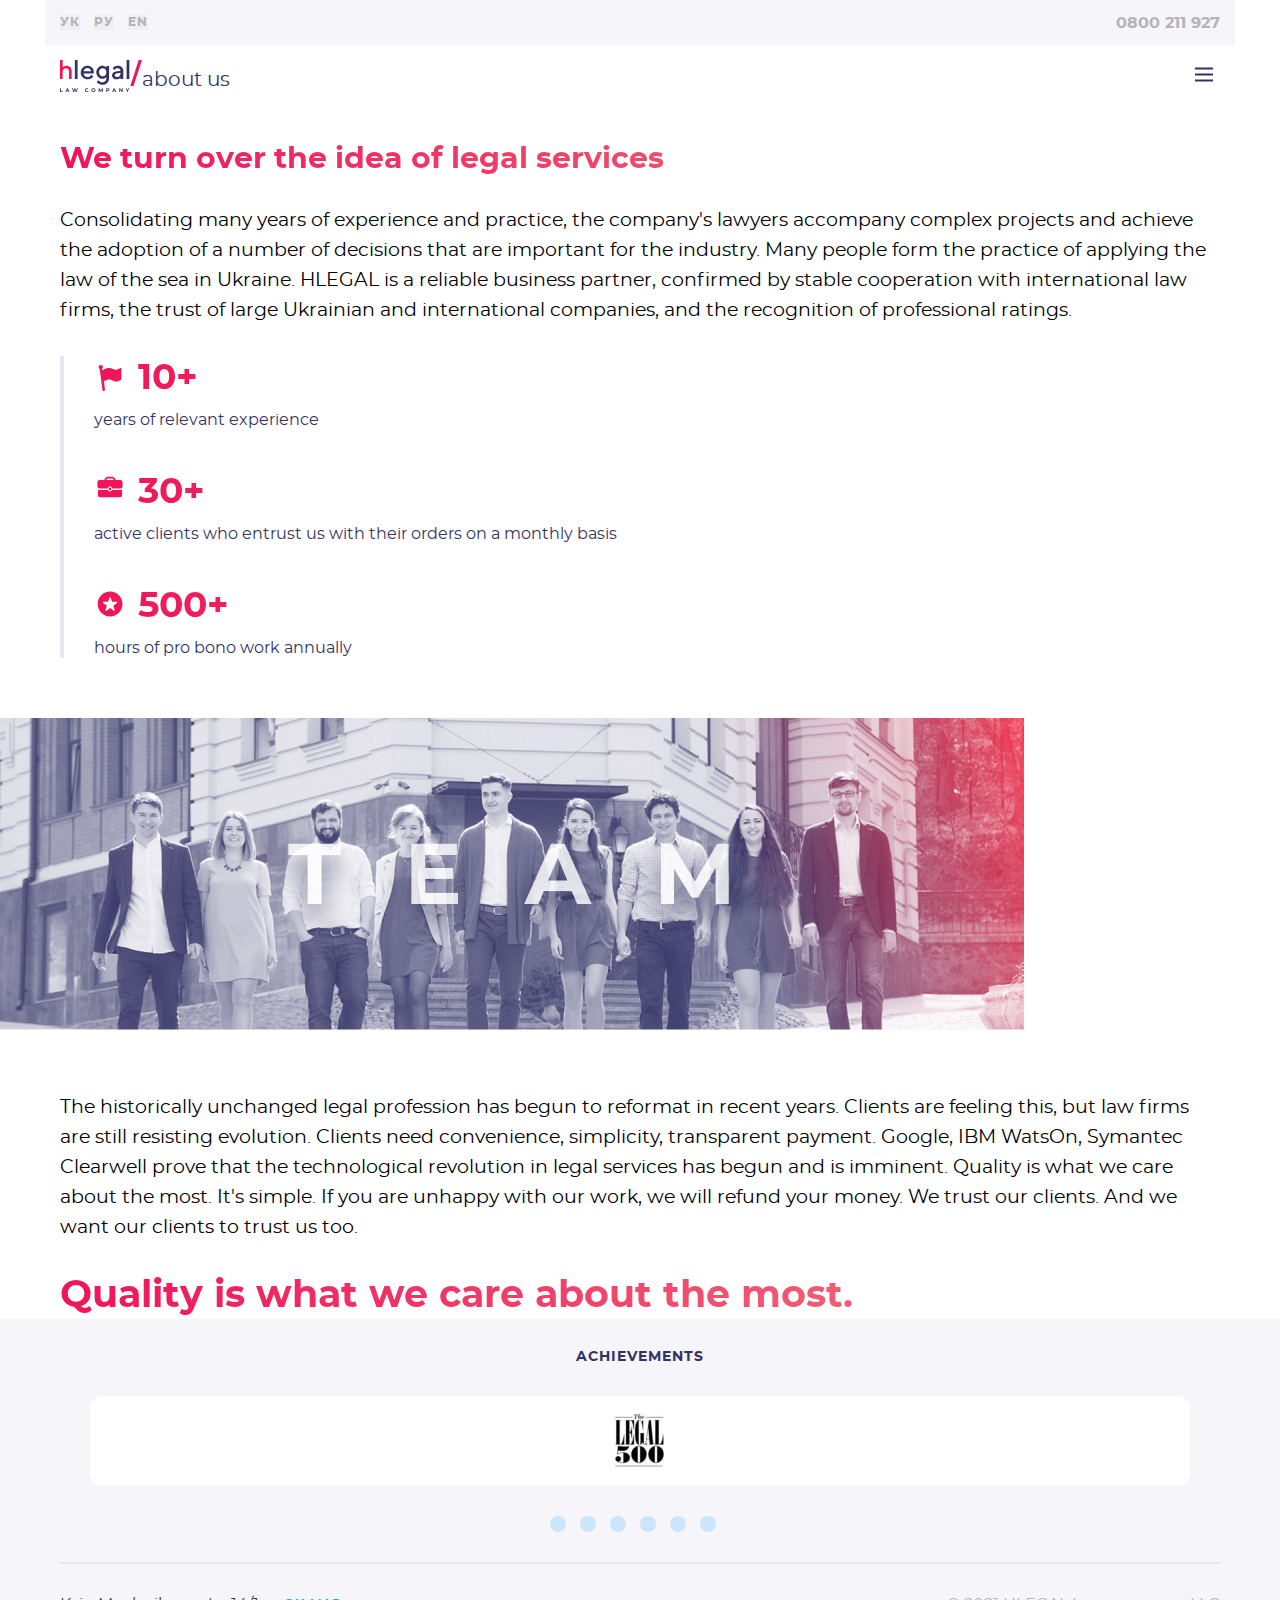
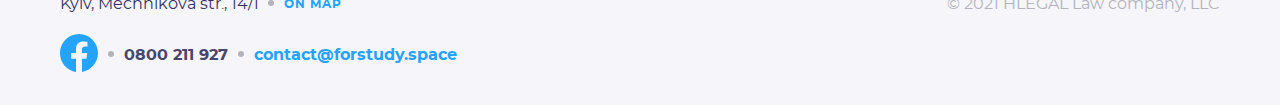
<file: app/about.html>
<!DOCTYPE html>
<html lang="en">
    <head>
        <meta charset="UTF-8" />
        <meta http-equiv="X-UA-Compatible" content="IE=edge" />
        <meta name="viewport" content="width=device-width, initial-scale=1.0" />
        <title>About us</title>
        <link rel="stylesheet" href="css/style.css" />
    </head>
    <body class="body">
        <header class="about-header container container--header">
            <div class="about-header__top">
                <ul class="about-header__lang">
                    <li class="about-header__lang">
                        <button type="button">ук</button>
                    </li>
                    <li class="about-header__lang">
                        <button type="button">ру</button>
                    </li>
                    <li class="about-header__lang">
                        <button type="button">en</button>
                    </li>
                </ul>
                <div class="about-header__address">
                    Kyiv, Mechnikova str., 14/1
                </div>
                <a class="about-header__tel" href="tel:+0800211927"
                    >0800 211 927</a
                >
                <a class="about-header__fb" href="#">
                    <svg
                        width="24"
                        height="25"
                        viewBox="0 0 24 25"
                        fill="none"
                        xmlns="http://www.w3.org/2000/svg"
                    >
                        <g clip-path="url(#clip0_36365_1756)">
                            <path
                                d="M24 12.5733C24 5.90541 18.6274 0.5 12 0.5C5.37258 0.5 0 5.90541 0 12.5733C0 18.5995 4.38823 23.5943 10.125 24.5V16.0633H7.07813V12.5733H10.125V9.91343C10.125 6.88755 11.9165 5.21615 14.6576 5.21615C15.9705 5.21615 17.3438 5.45195 17.3438 5.45195V8.42313H15.8306C14.3399 8.42313 13.875 9.35379 13.875 10.3086V12.5733H17.2031L16.6711 16.0633H13.875V24.5C19.6118 23.5943 24 18.5995 24 12.5733Z"
                                fill="white"
                            />
                        </g>
                        <defs>
                            <clipPath id="clip0_36365_1756">
                                <rect
                                    width="24"
                                    height="24"
                                    fill="white"
                                    transform="translate(0 0.5)"
                                />
                            </clipPath>
                        </defs>
                    </svg>
                </a>
            </div>
            <div class="about-header__logo">
                <a href="#"
                    ><svg
                        width="70"
                        height="33"
                        viewBox="0 0 70 33"
                        fill="none"
                        xmlns="http://www.w3.org/2000/svg"
                    >
                        <path
                            d="M2.64358 0H0V19.0926H2.64358V12.0094C2.64358 10.8111 2.94164 9.86583 3.53774 9.20012C4.13384 8.53441 4.95024 8.18824 5.96102 8.18824C6.82926 8.18824 7.55495 8.50778 8.13809 9.12024C8.72124 9.74601 9.01929 10.5315 9.01929 11.4769V19.1059H11.6758V11.4769C11.6758 9.71938 11.1964 8.3347 10.2374 7.29619C9.27846 6.25768 8.02146 5.73843 6.49233 5.73843C6.05173 5.73843 5.61114 5.79168 5.1835 5.91151C4.7429 6.03134 4.39301 6.16448 4.10792 6.31094C3.82283 6.45739 3.5507 6.61717 3.30448 6.80356C3.05826 6.98996 2.8898 7.12311 2.81205 7.20299C2.7343 7.28288 2.6695 7.33613 2.64358 7.37608V0Z"
                            fill="#F0145A"
                        />
                        <path
                            d="M17.5856 0H14.8604V19.0767H17.5856V0Z"
                            fill="#323264"
                        />
                        <path
                            d="M33.6598 13.4896L33.796 12.127C33.796 10.3011 33.1965 8.77493 31.9701 7.54857C30.7438 6.32221 29.2176 5.72266 27.3917 5.72266C25.5658 5.72266 23.9851 6.37672 22.677 7.68483C21.3689 8.99295 20.7148 10.5463 20.7148 12.3995C20.7148 14.3072 21.3962 15.9423 22.7315 17.305C24.0669 18.6676 25.6748 19.3489 27.528 19.3489C28.2365 19.3489 28.8906 19.2399 29.5446 19.0491C30.1987 18.8311 30.7438 18.6131 31.1253 18.3951C31.5341 18.1498 31.9429 17.8773 32.2971 17.5775C32.6514 17.2777 32.8967 17.0597 33.0057 16.9234C33.1147 16.7872 33.1965 16.7054 33.251 16.6236L31.4796 14.8522L31.0708 15.37C30.7983 15.6971 30.335 16.0241 29.6809 16.3784C28.9996 16.7327 28.291 16.8962 27.528 16.8962C26.4651 16.8962 25.5658 16.5691 24.8027 15.8878C24.0396 15.2065 23.5764 14.4162 23.4401 13.4896H33.6598ZM27.3917 8.03912C28.4 8.03912 29.2176 8.33889 29.8989 8.9112C30.553 9.51075 30.9618 10.2466 31.1253 11.1732H23.5491C23.7944 10.2466 24.2304 9.51075 24.9117 8.9112C25.5658 8.33889 26.4106 8.03912 27.3917 8.03912Z"
                            fill="#323264"
                        />
                        <path
                            d="M46.3695 18.286C46.3695 19.4852 46.0153 20.4662 45.2794 21.2293C44.5709 21.9651 43.6715 22.3467 42.5542 22.3467C42.0637 22.3467 41.5731 22.2649 41.1098 22.1286C40.6465 21.9924 40.2922 21.8289 39.9925 21.6381C39.6927 21.4473 39.4202 21.2566 39.1476 21.0113C38.9024 20.766 38.7389 20.6025 38.6571 20.5207C38.5753 20.439 38.5208 20.3572 38.4663 20.3027L36.6949 22.0741L36.9129 22.3467C37.0492 22.5374 37.2945 22.7827 37.6215 23.0552C37.9485 23.3005 38.3301 23.573 38.7661 23.8455C39.2021 24.0908 39.7472 24.3088 40.4285 24.4996C41.1098 24.6904 41.8184 24.7994 42.5542 24.7994C44.4074 24.7994 45.9335 24.1726 47.2144 22.919C48.468 21.6381 49.0948 20.112 49.0948 18.2588V5.99518H46.3695V7.3578L45.9062 6.94902C45.6065 6.67649 45.1432 6.40397 44.4891 6.13144C43.8351 5.85892 43.1265 5.72266 42.4179 5.72266C40.7555 5.72266 39.3384 6.34946 38.112 7.63033C36.8857 8.9112 36.2861 10.4373 36.2861 12.2632C36.2861 14.0892 36.8857 15.6153 38.112 16.8962C39.3384 18.177 40.7555 18.8038 42.4179 18.8038C42.8812 18.8038 43.3173 18.7493 43.7806 18.6403C44.2166 18.5041 44.5709 18.3678 44.8707 18.2315C45.1704 18.0953 45.443 17.9318 45.6882 17.741C45.9335 17.5502 46.1243 17.414 46.1788 17.3595L46.3695 17.1687V18.286ZM39.0114 12.2632C39.0114 11.1186 39.3657 10.1648 40.1015 9.37449C40.8373 8.58417 41.7094 8.17538 42.6905 8.17538C43.6715 8.17538 44.5436 8.58417 45.2794 9.37449C45.988 10.1648 46.3695 11.1186 46.3695 12.2632C46.3695 13.4079 45.988 14.3617 45.2794 15.152C44.5436 15.9423 43.6715 16.3511 42.6905 16.3511C41.7094 16.3511 40.8373 15.9423 40.1015 15.152C39.3657 14.3617 39.0114 13.4079 39.0114 12.2632Z"
                            fill="#323264"
                        />
                        <path
                            d="M63.3195 19.0764V10.6281C63.3195 9.23823 62.8017 8.06637 61.7934 7.13979C60.7851 6.18595 59.4769 5.72266 57.869 5.72266C57.2422 5.72266 56.6154 5.80441 56.0159 5.96793C55.4163 6.1587 54.9258 6.34946 54.5715 6.56748C54.2172 6.7855 53.8629 7.03078 53.5359 7.33055C53.2089 7.60308 53.0181 7.79384 52.9091 7.90285C52.8273 8.01186 52.7456 8.09362 52.6911 8.17538L54.4625 9.94679L54.8168 9.4835C55.0348 9.18372 55.4163 8.9112 55.9886 8.61142C56.5609 8.31164 57.1877 8.17538 57.869 8.17538C58.6594 8.17538 59.3134 8.42065 59.8312 8.88394C60.349 9.34724 60.5943 9.94679 60.5943 10.6281L55.8251 11.4457C54.6533 11.6364 53.6994 12.0997 53.0454 12.8356C52.364 13.5714 52.0098 14.4707 52.0098 15.5335C52.0098 16.5419 52.4458 17.414 53.3179 18.177C54.2172 18.9674 55.3073 19.3489 56.6427 19.3489C57.106 19.3489 57.542 19.2944 57.9781 19.1581C58.4413 19.0491 58.7956 18.9129 59.0954 18.7766C59.3952 18.6403 59.6677 18.4768 59.913 18.286C60.1583 18.0953 60.3218 17.959 60.4308 17.9045C60.5125 17.8228 60.567 17.741 60.5943 17.7137V19.0764H63.3195ZM57.0515 16.8962C56.3429 16.8962 55.7706 16.7327 55.3618 16.4056C54.9258 16.0786 54.735 15.6971 54.735 15.261C54.735 14.7977 54.8713 14.3889 55.1711 14.0892C55.4708 13.7894 55.8796 13.5714 56.3702 13.4896L60.5943 12.8083V13.0808C60.5943 14.3072 60.2945 15.2338 59.6677 15.9151C59.0409 16.5691 58.1688 16.8962 57.0515 16.8962Z"
                            fill="#323264"
                        />
                        <path
                            d="M69.3337 0H66.6084V19.0767H69.3337V0Z"
                            fill="#323264"
                        />
                        <path
                            d="M0 28.3298H0.852878V31.3201H2.70078V32.0151H0V28.3298Z"
                            fill="#323264"
                        />
                        <path
                            d="M8.26752 31.2254H6.5565L6.23009 32.0151H5.35615L6.99873 28.3298H7.84108L9.48893 32.0151H8.59393L8.26752 31.2254ZM7.99902 30.5778L7.41464 29.1669L6.83026 30.5778H7.99902Z"
                            fill="#323264"
                        />
                        <path
                            d="M17.8731 28.3298L16.6675 32.0151H15.7515L14.9407 29.5196L14.1036 32.0151H13.1928L11.982 28.3298H12.8664L13.6982 30.92L14.5669 28.3298H15.3566L16.199 30.9411L17.0571 28.3298H17.8731Z"
                            fill="#323264"
                        />
                        <path
                            d="M26.9457 32.0782C26.5702 32.0782 26.2297 31.9975 25.9244 31.8361C25.6225 31.6711 25.3838 31.4447 25.2084 31.1569C25.0364 30.8656 24.9504 30.5374 24.9504 30.1724C24.9504 29.8074 25.0364 29.481 25.2084 29.1932C25.3838 28.9019 25.6225 28.6755 25.9244 28.514C26.2297 28.3491 26.5719 28.2666 26.951 28.2666C27.2704 28.2666 27.5582 28.3228 27.8144 28.4351C28.0741 28.5474 28.2917 28.7088 28.4672 28.9194L27.9197 29.4248C27.6705 29.137 27.3616 28.9931 26.9931 28.9931C26.7649 28.9931 26.5614 29.044 26.3824 29.1458C26.2034 29.2441 26.063 29.3827 25.9612 29.5617C25.8629 29.7407 25.8138 29.9443 25.8138 30.1724C25.8138 30.4006 25.8629 30.6041 25.9612 30.7831C26.063 30.9621 26.2034 31.1025 26.3824 31.2043C26.5614 31.3026 26.7649 31.3517 26.9931 31.3517C27.3616 31.3517 27.6705 31.206 27.9197 30.9147L28.4672 31.4201C28.2917 31.6342 28.0741 31.7974 27.8144 31.9098C27.5547 32.0221 27.2651 32.0782 26.9457 32.0782Z"
                            fill="#323264"
                        />
                        <path
                            d="M33.3831 32.0782C33.0005 32.0782 32.6548 31.9958 32.3459 31.8308C32.0406 31.6658 31.8002 31.4395 31.6247 31.1516C31.4527 30.8603 31.3667 30.5339 31.3667 30.1724C31.3667 29.8109 31.4527 29.4863 31.6247 29.1985C31.8002 28.9071 32.0406 28.679 32.3459 28.514C32.6548 28.3491 33.0005 28.2666 33.3831 28.2666C33.7657 28.2666 34.1096 28.3491 34.415 28.514C34.7203 28.679 34.9607 28.9071 35.1362 29.1985C35.3117 29.4863 35.3995 29.8109 35.3995 30.1724C35.3995 30.5339 35.3117 30.8603 35.1362 31.1516C34.9607 31.4395 34.7203 31.6658 34.415 31.8308C34.1096 31.9958 33.7657 32.0782 33.3831 32.0782ZM33.3831 31.3517C33.6007 31.3517 33.7972 31.3026 33.9727 31.2043C34.1482 31.1025 34.2851 30.9621 34.3834 30.7831C34.4852 30.6041 34.5361 30.4006 34.5361 30.1724C34.5361 29.9443 34.4852 29.7407 34.3834 29.5617C34.2851 29.3827 34.1482 29.2441 33.9727 29.1458C33.7972 29.044 33.6007 28.9931 33.3831 28.9931C33.1655 28.9931 32.9689 29.044 32.7934 29.1458C32.618 29.2441 32.4793 29.3827 32.3775 29.5617C32.2793 29.7407 32.2301 29.9443 32.2301 30.1724C32.2301 30.4006 32.2793 30.6041 32.3775 30.7831C32.4793 30.9621 32.618 31.1025 32.7934 31.2043C32.9689 31.3026 33.1655 31.3517 33.3831 31.3517Z"
                            fill="#323264"
                        />
                        <path
                            d="M42.0264 32.0151L42.0211 29.8039L40.9366 31.6255H40.5523L39.473 29.8513V32.0151H38.6728V28.3298H39.3782L40.7576 30.6199L42.1159 28.3298H42.8161L42.8266 32.0151H42.0264Z"
                            fill="#323264"
                        />
                        <path
                            d="M47.9285 28.3298C48.2549 28.3298 48.5374 28.3842 48.7761 28.493C49.0183 28.6018 49.2043 28.7562 49.3342 28.9563C49.464 29.1563 49.529 29.3932 49.529 29.667C49.529 29.9373 49.464 30.1742 49.3342 30.3777C49.2043 30.5778 49.0183 30.7322 48.7761 30.841C48.5374 30.9463 48.2549 30.999 47.9285 30.999H47.1862V32.0151H46.3333V28.3298H47.9285ZM47.8811 30.304C48.1373 30.304 48.3321 30.2496 48.4655 30.1408C48.5989 30.0285 48.6656 29.8706 48.6656 29.667C48.6656 29.4599 48.5989 29.302 48.4655 29.1932C48.3321 29.0809 48.1373 29.0247 47.8811 29.0247H47.1862V30.304H47.8811Z"
                            fill="#323264"
                        />
                        <path
                            d="M55.0121 31.2254H53.3011L52.9747 32.0151H52.1008L53.7433 28.3298H54.5857L56.2335 32.0151H55.3385L55.0121 31.2254ZM54.7436 30.5778L54.1592 29.1669L53.5749 30.5778H54.7436Z"
                            fill="#323264"
                        />
                        <path
                            d="M62.6281 28.3298V32.0151H61.9279L60.0906 29.7776V32.0151H59.2482V28.3298H59.9537L61.7858 30.5673V28.3298H62.6281Z"
                            fill="#323264"
                        />
                        <path
                            d="M67.9013 30.7094V32.0151H67.0485V30.6989L65.6217 28.3298H66.5273L67.5117 29.9671L68.4963 28.3298H69.3333L67.9013 30.7094Z"
                            fill="#323264"
                        />
                    </svg>
                </a>
                <p class="about-header__logo-text">about us</p>
            </div>

            <nav class="about-header__menu">
                <button
                    class="about-header__burger js-header__burger"
                    type="button"
                ></button>
                <ul class="about-header__pages js-header__pages">
                    <li><a href="index.html">homepage</a></li>
                    <li><a href="#">services</a></li>
                    <li><a href="#">team</a></li>
                    <li><a href="#">publications</a></li>
                    <li><a class="pr-0" href="#">contact</a></li>
                </ul>
            </nav>
        </header>
        <main class="about-main">
            <section class="about-us container">
                <article class="about-us__top">
                    <h1 class="about-us__head">
                        We turn over the idea of legal services
                    </h1>
                    <p class="about-us__text">
                        Consolidating many years of experience and practice, the
                        company's lawyers accompany complex projects and achieve
                        the adoption of a number of decisions that are important
                        for the industry. Many people form the practice of
                        applying the law of the sea in Ukraine. HLEGAL is a
                        reliable business partner, confirmed by stable
                        cooperation with international law firms, the trust of
                        large Ukrainian and international companies, and the
                        recognition of professional ratings.
                    </p>
                </article>
                <article class="about-us__end">
                    <div class="about-us__item">
                        <p class="about-us__text1">10+</p>
                        <p class="about-us__content">
                            years of relevant experience
                        </p>
                    </div>
                    <div class="about-us__item">
                        <p class="about-us__text2">30+</p>
                        <p class="about-us__content">
                            active clients who entrust us with their orders on a
                            monthly basis
                        </p>
                    </div>
                    <div class="about-us__item">
                        <p class="about-us__text3">500+</p>
                        <p class="about-us__content">
                            hours of pro bono work annually
                        </p>
                    </div>
                </article>
            </section>
            <section class="quality">
                <img
                    class="quality__photo img-responsive"
                    src="images/team-Photo.jpg"
                    alt=""
                />
                <div class="quality__content container">
                    <p class="quality__text">
                        The historically unchanged legal profession has begun to
                        reformat in recent years. Clients are feeling this, but
                        law firms are still resisting evolution. Clients need
                        convenience, simplicity, transparent payment. Google,
                        IBM WatsOn, Symantec Clearwell prove that the
                        technological revolution in legal services has begun and
                        is imminent. Quality is what we care about the most.
                        It's simple. If you are unhappy with our work, we will
                        refund your money. We trust our clients. And we want our
                        clients to trust us too.
                    </p>
                    <h2 class="quality__head">
                        Quality is what we care about the most.
                    </h2>
                </div>
            </section>
            <section class="achievements">
                <div class="container">
                    <h2 class="achievements__head">achievements</h2>
                    <div class="achievements__box">
                        <div class="achievements__item">
                            <img src="images/Achievment-1.png" alt="" />
                        </div>
                        <div class="achievements__item"></div>
                        <div class="achievements__item"></div>
                        <div class="achievements__item"></div>
                    </div>
                    <div class="achievements__scroll">
                        <ul class="achievements__scroll-list">
                            <li class="achievements__scroll-item">
                                <button type="button"></button>
                            </li>
                            <li class="achievements__scroll-item">
                                <button type="button"></button>
                            </li>
                            <li class="achievements__scroll-item">
                                <button type="button"></button>
                            </li>
                            <li class="achievements__scroll-item">
                                <button type="button"></button>
                            </li>
                            <li class="achievements__scroll-item">
                                <button type="button"></button>
                            </li>
                            <li class="achievements__scroll-item">
                                <button type="button"></button>
                            </li>
                        </ul>
                    </div>
                </div>
            </section>
        </main>
        <footer class="footer">
            <div class="footer-content container">
                <div class="footer-content__top">
                    <p class="footer-content__address">
                        Kyiv, Mechnikova str., 14/1
                    </p>
                    <a class="footer-content__map" href="#">on map</a>
                </div>
                <div class="footer-content__end">
                    <a class="footer-content__fb" href="#"
                        ><svg
                            width="38"
                            height="38"
                            viewBox="0 0 38 38"
                            fill="none"
                            xmlns="http://www.w3.org/2000/svg"
                        >
                            <g clip-path="url(#clip0_22721_6812)">
                                <path
                                    d="M37.9997 19.1156C37.9997 8.55808 29.4931 -0.000488281 18.9997 -0.000488281C8.50631 -0.000488281 -0.000274658 8.55808 -0.000274658 19.1156C-0.000274658 28.657 6.94775 36.5654 16.031 37.9995V24.6414H11.2068V19.1156H16.031V14.9041C16.031 10.1131 18.8675 7.46674 23.2076 7.46674C25.2863 7.46674 27.4607 7.84011 27.4607 7.84011V12.5445H25.0648C22.7045 12.5445 21.9685 14.018 21.9685 15.5297V19.1156H27.238L26.3956 24.6414H21.9685V37.9995C31.0517 36.5654 37.9997 28.657 37.9997 19.1156Z"
                                    fill="#24A3FF"
                                />
                            </g>
                            <defs>
                                <clipPath id="clip0_22721_6812">
                                    <rect
                                        width="38"
                                        height="38"
                                        fill="white"
                                        transform="translate(-0.000274658 -0.000488281)"
                                    />
                                </clipPath>
                            </defs>
                        </svg>
                    </a>
                    <a class="footer-content__tel" href="tel:+0800211927"
                        >0800 211 927</a
                    >
                    <a
                        class="footer-content__mail"
                        href="mailto:contact@forstudy.space"
                        >contact@forstudy.space</a
                    >
                </div>
                <p class="footer-content__copy">
                    © 2021 HLEGAL Law company, LLC
                </p>
            </div>
        </footer>
        <script src="./js/script.js"></script>
    </body>
</html>
</file>
<file: app/css/style.css>
@font-face {
  font-family: "Montserrat";
  src: url("../fonts/montserrat-regular-webfont.woff2") format("woff2"), url("../fonts/montserrat-regular-webfont.woff") format("woff");
  font-weight: 400;
  font-style: normal;
}
@font-face {
  font-family: "Montserrat";
  src: url("../fonts/montserrat-italic-webfont.woff2") format("woff2"), url("../fonts/montserrat-italic-webfont.woff") format("woff");
  font-weight: 400;
  font-style: italic;
}
@font-face {
  font-family: "Montserrat";
  src: url("../fonts/montserrat-bold-webfont.woff2") format("woff2"), url("../fonts/montserrat-bold-webfont.woff") format("woff");
  font-weight: 700;
  font-style: normal;
}
@font-face {
  font-family: "Montserrat";
  src: url("../fonts/montserrat-bolditalic-webfont.woff2") format("woff2"), url("../fonts/montserrat-bolditalic-webfont.woff") format("woff");
  font-weight: 700;
  font-style: italic;
}
* {
  -webkit-box-sizing: border-box;
          box-sizing: border-box;
  margin: 0;
}

.img-responsive {
  max-width: 100%;
  height: auto;
}

.visually-hidden {
  position: absolute;
  width: 1px;
  height: 1px;
  margin: -1px;
  border: 0;
  padding: 0;
  clip: rect(0 0 0 0);
  overflow: hidden;
}

.body {
  min-width: 375px;
  font-family: "Montserrat", "Arial", sans-serif;
  font-style: normal;
  font-weight: 700;
}

.pr-0 {
  padding-right: 0;
}

.container {
  max-width: 1440px;
  min-width: 375px;
  margin: 0 auto;
  padding: 0 30px;
}
@media (min-width: 768px) {
  .container {
    padding: 0 60px;
  }
}

button {
  cursor: pointer;
  padding: 0;
  border: 0;
}

.container--header {
  max-width: 1440px;
  min-width: 375px;
  margin: 0 auto;
  padding: 0 15px;
}
@media (min-width: 768px) {
  .container--header {
    padding: 0 60px;
  }
}

.header {
  display: grid;
  grid-template-columns: 1fr -webkit-min-content;
  grid-template-columns: 1fr min-content;
  grid-template-rows: -webkit-min-content -webkit-min-content;
  grid-template-rows: min-content min-content;
  position: relative;
}
.header__top {
  grid-column: 1/3;
  display: -webkit-box;
  display: -ms-flexbox;
  display: flex;
  -webkit-box-pack: justify;
      -ms-flex-pack: justify;
          justify-content: space-between;
  background: rgba(245, 245, 250, 0.2);
  margin: 0 -15px;
  padding-left: 15px;
  padding-right: 15px;
}
.header__lang {
  display: -webkit-box;
  display: -ms-flexbox;
  display: flex;
  padding-left: 0;
  list-style: none;
  padding-top: 15px;
  padding-bottom: 15px;
}
.header__tel {
  -ms-flex-item-align: center;
      align-self: center;
  text-decoration: none;
  color: white;
  font-size: 16px;
  line-height: 20px;
}
.header__list button {
  margin-right: 14px;
  text-transform: uppercase;
  font-size: 12px;
  line-height: 15px;
  text-align: center;
  letter-spacing: 1px;
  color: #ffffff;
  background-color: transparent;
  border: 0;
  font-family: "Montserrat", "Arial", sans-serif;
  font-style: normal;
  font-weight: 700;
}
.header__burger {
  background-image: url(../images/HamburgerHome.svg);
  width: 32px;
  height: 33px;
  background-color: transparent;
  border: 0;
  margin-top: 13px;
}
.header__burger.close {
  background-image: url(../images/Close.svg);
  background-color: #ffffff;
  width: 32px;
  height: 32px;
  padding: 0;
}
.header__address, .header__fb {
  display: none;
}
.header__pages {
  display: none;
  position: absolute;
  width: 100%;
  right: 0;
  top: 100px;
  list-style: none;
  padding-left: 0;
  text-decoration: none;
  height: calc(100vh - 100px);
  overflow: auto;
  padding: 12px;
  scrollbar-width: none;
  -ms-overflow-style: none;
}
.header__pages li {
  text-align: center;
  background-color: #f5f5fa;
  border-radius: 12px;
  padding-top: 7px;
  padding-bottom: 7px;
}
.header__pages li a {
  text-decoration: none;
  font-size: 24px;
  line-height: 29px;
  color: #24a3ff;
}
.header__pages li:not(:last-child) {
  margin-bottom: 15px;
}
.header__pages::-webkit-scrollbar {
  width: 0;
  height: 0;
}
.header__pages a:hover {
  color: #0085ff;
}
.header__pages li:hover {
  background-color: #e6e6f0;
  cursor: pointer;
}
.header__pages.active {
  display: block;
}
.header__logo {
  padding-top: 15px;
}
@media (min-width: 768px) {
  .header {
    display: -webkit-box;
    display: -ms-flexbox;
    display: flex;
    -webkit-box-orient: vertical;
    -webkit-box-direction: normal;
        -ms-flex-direction: column;
            flex-direction: column;
  }
  .header__top {
    -webkit-box-pack: start;
        -ms-flex-pack: start;
            justify-content: start;
    -webkit-box-align: center;
        -ms-flex-align: center;
            align-items: center;
    background: transparent;
    padding-top: 52px;
  }
  .header__address::before {
    content: "";
    width: 6px;
    height: 6px;
    border-radius: 50%;
    background-color: #e6e6f0;
    margin-bottom: 3px;
    margin-right: 6px;
    display: inline-block;
  }
  .header__lang {
    padding: 0;
  }
  .header__tel::before {
    content: "";
    width: 6px;
    height: 6px;
    border-radius: 50%;
    background-color: #e6e6f0;
    margin-bottom: 3px;
    margin-right: 6px;
    display: inline-block;
  }
  .header__tel::after {
    content: "";
    width: 6px;
    height: 6px;
    border-radius: 50%;
    background-color: #e6e6f0;
    margin-bottom: 3px;
    margin-right: 6px;
    margin-left: 6px;
    display: inline-block;
  }
  .header__fb {
    display: block;
  }
  .header__fb:hover path {
    fill: #f0145a;
  }
  .header__address {
    font-weight: 400;
    font-size: 16px;
    line-height: 20px;
    text-align: right;
    color: #ffffff;
    display: block;
    margin-right: 6px;
  }
  .header__logo svg {
    width: 130px;
    height: 60px;
    display: block;
  }
  .header__burger {
    display: none;
  }
  .header__pages li:hover {
    background-color: transparent;
  }
  .header__pages {
    position: static;
    display: -webkit-box;
    display: -ms-flexbox;
    display: flex;
    list-style: none;
    padding: 0;
    margin-top: 30px;
    height: 30px;
    overflow: hidden;
  }
  .header__pages li {
    height: 30px;
    padding: 0;
    background-color: transparent;
  }
  .header__pages li a {
    text-decoration: none;
    font-size: 16px;
    line-height: 20px;
    padding-right: 15px;
    text-align: right;
    color: #ffffff;
  }
  .header__pages a:hover {
    text-decoration: underline;
    background-color: transparent;
    color: #ffffff;
  }
}
@media (min-width: 992px) {
  .header {
    display: grid;
    grid-template-columns: 1fr 3fr;
    grid-template-rows: -webkit-min-content -webkit-min-content;
    grid-template-rows: min-content min-content;
    padding-top: 52px;
  }
  .header__top {
    grid-column: 2/3;
    padding: 0;
    justify-self: end;
    margin: 0;
  }
  .header__logo {
    grid-row: 1/3;
    align-self: center;
    padding: 0;
    align-self: self-start;
    padding-top: 5px;
  }
  .header__menu {
    justify-self: end;
  }
  .header__pages {
    margin-top: 18px;
  }
  .header__pages li a {
    padding-left: 15px;
    padding-right: 0;
  }
}

.main__head {
  font-size: 38px;
  line-height: 46px;
  text-align: center;
  color: #ffffff;
  padding: 129px 20px 159px 20px;
  margin-left: 10px;
}
.main__link {
  text-align: center;
}
.main__scroll {
  margin-bottom: 60px;
  display: inline-block;
}
.main__scroll:hover circle, .main__scroll:hover path {
  stroke: rgb(240, 20, 90);
  -webkit-transition-duration: 1s;
          transition-duration: 1s;
}
@media (min-width: 768px) {
  .main__head {
    padding-top: 274px;
    padding-bottom: 417px;
  }
}
@media (min-width: 992px) {
  .main__head {
    padding-top: 225px;
    padding-bottom: 289px;
  }
}

.tabs__head {
  font-size: 20px;
  line-height: 24px;
  color: #ffffff;
  padding-top: 30px;
  padding-bottom: 30px;
  border-top: 4px solid rgba(255, 255, 255, 0.3);
}
.tabs__text {
  font-weight: 400;
  font-size: 19px;
  line-height: 30px;
  color: #ffffff;
}
.tabs__list {
  margin-right: -30px;
  display: -webkit-box;
  display: -ms-flexbox;
  display: flex;
  list-style: none;
  padding-left: 0;
  padding-bottom: 30px;
  overflow: auto;
  scrollbar-width: none;
  -ms-overflow-style: none;
}
.tabs__list::-webkit-scrollbar {
  width: 0;
  height: 0;
}
.tabs__list li {
  margin-right: 30px;
}
.tabs__list button {
  white-space: nowrap;
  background: transparent;
  border: 0;
  font-family: "Montserrat";
  font-style: normal;
  font-weight: 700;
  font-size: 30px;
  line-height: 37px;
  color: #b3b3ba;
}
@media (min-width: 768px) {
  .tabs__list {
    padding-bottom: 60px;
  }
  .tabs__list button {
    font-size: 38px;
    line-height: 46px;
  }
  .tabs__head {
    font-size: 30px;
    line-height: 37px;
    padding-top: 60px;
  }
}
@media (min-width: 992px) {
  .tabs {
    display: -webkit-box;
    display: -ms-flexbox;
    display: flex;
    -webkit-box-pack: justify;
        -ms-flex-pack: justify;
            justify-content: space-between;
  }
  .tabs__list button {
    white-space: normal;
  }
  .tabs__list {
    overflow: inherit;
    display: inline-block;
    -webkit-box-orient: vertical;
    -webkit-box-direction: normal;
        -ms-flex-direction: column;
            flex-direction: column;
    text-align: right;
    width: 50%;
    padding-right: 60px;
    padding-bottom: 0;
  }
  .tabs__list li {
    margin-right: 0;
  }
  .tabs__list li:not(:last-child) {
    margin-bottom: 30px;
  }
  .tabs__content {
    width: 50%;
    padding-left: 60px;
    border-left: 4px solid rgba(255, 255, 255, 0.3);
  }
  .tabs__head {
    padding-top: 0;
    border-top: 0;
  }
}

.services {
  padding-bottom: 30px;
}
.services__head {
  font-size: 30px;
  line-height: 37px;
  background: linear-gradient(90.13deg, #f0145a 0.84%, #ef8080 99.96%);
  -webkit-background-clip: text;
  -webkit-text-fill-color: transparent;
  background-clip: text;
  padding-bottom: 30px;
}
.services__link {
  color: #24a3ff;
  text-transform: uppercase;
  font-size: 14px;
  line-height: 17px;
  letter-spacing: 1px;
  text-decoration: none;
  margin-top: 30px;
  margin-bottom: 10px;
  display: -webkit-inline-box;
  display: -ms-inline-flexbox;
  display: inline-flex;
}
.services__link:hover {
  color: #0085ff;
  padding-right: 20px;
}
.services__link::after {
  content: "";
  background-image: url(../images/Arrow.svg);
  width: 12px;
  height: 12px;
  display: block;
}
@media (min-width: 768px) {
  .services {
    padding-bottom: 60px;
  }
  .services__link {
    margin-top: 60px;
  }
  .services__head {
    font-size: 38px;
    line-height: 46px;
    padding-bottom: 60px;
  }
}

@media (min-width: 768px) {
  .services-list {
    display: grid;
    grid-template-columns: 1fr 1fr;
    gap: 60px;
  }
}
@media (min-width: 992px) {
  .services-list {
    grid-template-columns: repeat(3, 1fr);
  }
}

.services-items__img {
  width: 92px;
  height: 92px;
  border-radius: 24px;
  background-color: #ffffff;
  display: -webkit-box;
  display: -ms-flexbox;
  display: flex;
  -webkit-box-pack: center;
      -ms-flex-pack: center;
          justify-content: center;
  -webkit-box-align: center;
      -ms-flex-align: center;
          align-items: center;
}
.services-items__head {
  font-size: 22px;
  line-height: 27px;
  color: #24a3ff;
  padding-top: 30px;
  padding-bottom: 15px;
}
.services-items__text {
  font-weight: 400;
  font-size: 16px;
  line-height: 26px;
  color: #ffffff;
  padding-bottom: 30px;
}
@media (min-width: 768px) {
  .services-items__text {
    padding-bottom: 0;
  }
}

.background-top {
  background: url(../images/Symbol.svg) no-repeat center top, linear-gradient(228.57deg, #323264 11.93%, #323264 57.17%, #643e72 87.46%) no-repeat;
  border-radius: 0px 0px 12px 12px;
  position: relative;
}
@media (min-width: 768px) {
  .background-top {
    background-size: 893px 1024px, cover;
  }
}
@media (min-width: 992px) {
  .background-top {
    background-size: 670px 768px, cover;
  }
}

.background-top::after {
  content: "";
  height: 10px;
  background: #cacadb;
  border-radius: 0 0 12px 12px;
  position: absolute;
  left: 20px;
  right: 20px;
  bottom: -10px;
}

.background-top::before {
  content: "";
  height: 10px;
  background: #e7e7f2;
  border-radius: 0 0 12px 12px;
  position: absolute;
  left: 40px;
  right: 40px;
  bottom: -20px;
}

.team-content {
  margin-top: 50px;
  margin-bottom: 30px;
  font-size: 0;
}
.team-content__inside {
  background-color: #f5f5fa;
  padding-left: 30px;
  padding-right: 30px;
  border-radius: 0 0 12px 12px;
}
.team-content__img {
  height: 500px;
  -o-object-fit: cover;
     object-fit: cover;
  width: 100%;
  margin-top: 20px;
  border-radius: 12px 12px 0 0;
}
.team-content__link {
  color: #24a3ff;
  text-decoration: none;
  text-transform: uppercase;
  font-size: 14px;
  line-height: 17px;
  letter-spacing: 1px;
  display: -webkit-inline-box;
  display: -ms-inline-flexbox;
  display: inline-flex;
  padding-top: 30px;
  padding-bottom: 5px;
}
.team-content__link:hover {
  color: #0085ff;
}
.team-content__link::after {
  content: "";
  background-image: url(../images/Arrow.svg);
  width: 12px;
  height: 12px;
}
.team-content__head {
  font-size: 30px;
  line-height: 37px;
  background: linear-gradient(90.13deg, #f0145a 0.84%, #ef8080 99.96%);
  -webkit-background-clip: text;
  -webkit-text-fill-color: transparent;
  background-clip: text;
  padding-bottom: 30px;
}
.team-content__name {
  font-size: 16px;
  line-height: 20px;
  color: #b3b3ba;
  width: 60%;
  padding-bottom: 6px;
}
.team-content__title {
  font-weight: 400;
  font-size: 14px;
  line-height: 22px;
  color: #b3b3ba;
  padding-bottom: 30px;
}
@media (min-width: 768px) {
  .team-content {
    margin-top: 80px;
  }
  .team-content__head {
    font-size: 38px;
    line-height: 46px;
  }
}
@media (min-width: 992px) {
  .team-content {
    display: -webkit-box;
    display: -ms-flexbox;
    display: flex;
  }
  .team-content__img {
    margin-top: 0;
    border-radius: 12px 0 0 12px;
    width: 400px;
    height: auto;
  }
  .team-content__name {
    width: 100%;
  }
  .team-content__inside {
    border-radius: 0 12px 12px 0;
  }
}

.team-circles {
  display: -webkit-box;
  display: -ms-flexbox;
  display: flex;
  list-style: none;
  padding-left: 0;
  width: 90px;
  overflow: auto;
  scrollbar-width: none;
  -ms-overflow-style: none;
}
.team-circles__item {
  width: 16px;
  height: 16px;
  border-radius: 50%;
  background-color: #24a3ff;
  opacity: 0.2;
}
.team-circles__item:not(last-child) {
  margin-right: 15px;
}
.team-circles__item:hover {
  opacity: 0.6;
}

.team-circles::-webkit-scrollbar {
  width: 0;
  height: 0;
}

.companies__head {
  font-size: 14px;
  line-height: 17px;
  letter-spacing: 1px;
  text-transform: uppercase;
  color: #323264;
  text-align: center;
  padding-top: 60px;
  padding-bottom: 30px;
}

.companies-tab {
  display: grid;
  grid-template-columns: auto;
  grid-template-rows: repeat(6, 120px);
}
.companies-tab__item {
  display: -webkit-box;
  display: -ms-flexbox;
  display: flex;
  -webkit-box-pack: center;
      -ms-flex-pack: center;
          justify-content: center;
  -webkit-box-align: center;
      -ms-flex-align: center;
          align-items: center;
}
.companies-tab__item:nth-child(1) {
  background-color: #1c4280;
}
.companies-tab__item:nth-child(2) {
  background-color: #143646;
}
.companies-tab__item:nth-child(3) {
  background: -webkit-gradient(linear, left bottom, left top, from(#f48b30), to(#f48b30)), #f48b30;
  background: linear-gradient(0deg, #f48b30, #f48b30), #f48b30;
}
.companies-tab__item:nth-child(4) {
  background-color: #9e4dc3;
}
.companies-tab__item:nth-child(5) {
  background-color: #fd9339;
}
.companies-tab__item:nth-child(6) {
  background-color: #e2e2e4;
}
.companies-tab__item:nth-child(n+7) {
  display: none;
}
@media (min-width: 768px) {
  .companies-tab {
    grid-template-columns: repeat(3, 1fr);
    grid-template-rows: repeat(4, 120px);
  }
  .companies-tab__item:nth-child(n+7) {
    display: -webkit-box;
    display: -ms-flexbox;
    display: flex;
    -webkit-box-pack: center;
        -ms-flex-pack: center;
            justify-content: center;
    -webkit-box-align: center;
        -ms-flex-align: center;
            align-items: center;
  }
  .companies-tab__item:nth-child(7) {
    background-color: #c71c36;
  }
  .companies-tab__item:nth-child(8) {
    background-color: #dcf3f9;
  }
  .companies-tab__item:nth-child(9) {
    background-color: #eaeaea;
  }
  .companies-tab__item:nth-child(10) {
    background-color: #282240;
  }
  .companies-tab__item:nth-child(11) {
    background-color: #1d4568;
  }
  .companies-tab__item:nth-child(12) {
    background-color: #000000;
  }
}

.publications {
  background-color: #f5f5fa;
  padding-top: 30px;
}
.publications__link {
  text-decoration: none;
  text-transform: uppercase;
  color: #24a3ff;
  display: -webkit-inline-box;
  display: -ms-inline-flexbox;
  display: inline-flex;
}
.publications__link:hover {
  color: #0085ff;
}
.publications__head {
  font-size: 30px;
  line-height: 37px;
  background: linear-gradient(90.13deg, #f0145a 0.84%, #ef8080 99.96%);
  -webkit-background-clip: text;
  -webkit-text-fill-color: transparent;
  background-clip: text;
  padding-top: 5px;
  padding-bottom: 30px;
}
.publications__link::after {
  content: "";
  background-image: url(../images/Arrow.svg);
  width: 12px;
  height: 12px;
}
@media (min-width: 768px) {
  .publications__head {
    font-size: 38px;
    line-height: 46px;
    padding-top: 10px;
  }
}

.publications-tab {
  border-bottom: 2px solid rgb(230, 230, 240);
  font-size: 0;
}
.publications-tab__item {
  padding-bottom: 30px;
}
.publications-tab__img {
  border-radius: 12px 12px 0 0;
}
.publications-tab__content {
  padding: 30px;
  background-color: #ffffff;
  border-radius: 0 0 8px 8px;
}
.publications-tab__head {
  font-size: 16px;
  line-height: 20px;
  color: #24a3ff;
  padding-bottom: 15px;
}
.publications-tab__date {
  font-size: 12px;
  line-height: 15px;
  letter-spacing: 1px;
  text-transform: uppercase;
  color: #b3b3ba;
  padding-bottom: 15px;
  border-bottom: 4px solid rgb(230, 230, 240);
}
.publications-tab__text {
  font-weight: 400;
  font-size: 14px;
  line-height: 22px;
  padding-top: 15px;
}
@media (min-width: 768px) {
  .publications-tab {
    display: grid;
    grid-template-columns: 50% 50%;
    padding-bottom: 30px;
    gap: 30px;
  }
  .publications-tab__item {
    padding: 0;
    display: -webkit-box;
    display: -ms-flexbox;
    display: flex;
    -webkit-box-orient: vertical;
    -webkit-box-direction: normal;
        -ms-flex-direction: column;
            flex-direction: column;
  }
  .publications-tab__item_3 {
    grid-column: 1/3;
  }
  .publications-tab__img_3 {
    height: 200px;
    -o-object-fit: cover;
       object-fit: cover;
  }
}
@media (min-width: 992px) {
  .publications-tab {
    grid-template-columns: repeat(3, 1fr);
    grid-template-rows: -webkit-min-content;
    grid-template-rows: min-content;
  }
  .publications-tab__item_3 {
    grid-column: 3/4;
  }
  .publications-tab__img_3 {
    height: auto;
    -o-object-fit: cover;
       object-fit: cover;
  }
  .publications-tab__item {
    height: 100%;
  }
}

.footer {
  background-color: #f5f5fa;
  padding-top: 30px;
  padding-bottom: 30px;
}

.footer-content {
  display: -webkit-box;
  display: -ms-flexbox;
  display: flex;
  -webkit-box-orient: vertical;
  -webkit-box-direction: normal;
      -ms-flex-direction: column;
          flex-direction: column;
  -webkit-box-align: center;
      -ms-flex-align: center;
          align-items: center;
}
.footer-content__top {
  display: -webkit-box;
  display: -ms-flexbox;
  display: flex;
  -webkit-box-orient: vertical;
  -webkit-box-direction: normal;
      -ms-flex-direction: column;
          flex-direction: column;
  -webkit-box-align: center;
      -ms-flex-align: center;
          align-items: center;
}
.footer-content__end {
  display: -webkit-box;
  display: -ms-flexbox;
  display: flex;
  -webkit-box-orient: vertical;
  -webkit-box-direction: normal;
      -ms-flex-direction: column;
          flex-direction: column;
  -webkit-box-align: center;
      -ms-flex-align: center;
          align-items: center;
}
.footer-content__address {
  font-weight: 400;
  font-size: 16px;
  line-height: 20px;
  color: #323264;
  padding-bottom: 10px;
}
.footer-content__map {
  font-size: 12px;
  line-height: 15px;
  letter-spacing: 1px;
  text-transform: uppercase;
  text-decoration: none;
  color: #24a3ff;
  margin-bottom: 21px;
}
.footer-content__map:hover {
  color: #0085ff;
}
.footer-content__fb {
  margin-bottom: 10px;
}
.footer-content__fb:hover path {
  fill: #f0145a;
}
.footer-content__tel {
  font-size: 16px;
  line-height: 20px;
  color: #46466e;
  text-decoration: none;
  margin-bottom: 10px;
}
.footer-content__mail {
  font-size: 16px;
  line-height: 20px;
  color: #24a3ff;
  margin-bottom: 30px;
  text-decoration: none;
}
.footer-content__mail:hover {
  color: #f0145a;
}
.footer-content__copy {
  font-weight: 400;
  font-size: 16px;
  line-height: 20px;
  color: #b3b3ba;
}
@media (min-width: 768px) {
  .footer-content {
    display: grid;
    grid-template-columns: 1fr 1fr;
    gap: 20px;
  }
  .footer-content__top {
    -webkit-box-orient: horizontal;
    -webkit-box-direction: normal;
        -ms-flex-direction: row;
            flex-direction: row;
    -webkit-box-pack: start;
        -ms-flex-pack: start;
            justify-content: flex-start;
  }
  .footer-content__end {
    grid-column: 1/3;
    display: -webkit-box;
    display: -ms-flexbox;
    display: flex;
    -webkit-box-orient: horizontal;
    -webkit-box-direction: normal;
        -ms-flex-direction: row;
            flex-direction: row;
  }
  .footer-content__map {
    margin: 0;
  }
  .footer-content__address {
    padding: 0;
  }
  .footer-content__address::after {
    content: "";
    width: 6px;
    height: 6px;
    border-radius: 50%;
    background-color: #b3b3ba;
    display: inline-block;
    margin: 0 10px 3px 5px;
  }
  .footer-content__tel {
    margin: 0;
  }
  .footer-content__tel::before {
    content: "";
    width: 6px;
    height: 6px;
    display: inline-block;
    margin: 0 10px 3px 10px;
    background-color: #b3b3ba;
    border-radius: 50%;
  }
  .footer-content__tel::after {
    content: "";
    width: 6px;
    height: 6px;
    display: inline-block;
    margin: 0 10px 3px 10px;
    background-color: #b3b3ba;
    border-radius: 50%;
  }
  .footer-content__fb {
    margin: 0;
  }
  .footer-content__mail {
    margin: 0;
  }
  .footer-content__copy {
    grid-column: 2/3;
    grid-row: 1/2;
    text-align: end;
  }
}

.team-scroll {
  display: -webkit-box;
  display: -ms-flexbox;
  display: flex;
  -webkit-box-pack: center;
      -ms-flex-pack: center;
          justify-content: center;
}

.about-header {
  display: grid;
  grid-template-columns: 1fr -webkit-min-content;
  grid-template-columns: 1fr min-content;
  grid-template-rows: -webkit-min-content -webkit-min-content;
  grid-template-rows: min-content min-content;
  position: relative;
}
.about-header__top {
  grid-column: 1/3;
  display: -webkit-box;
  display: -ms-flexbox;
  display: flex;
  -webkit-box-pack: justify;
      -ms-flex-pack: justify;
          justify-content: space-between;
  background: rgb(245, 245, 250);
  margin: 0 -15px;
  padding-left: 15px;
  padding-right: 15px;
  height: 45px;
  -webkit-box-align: center;
      -ms-flex-align: center;
          align-items: center;
}
.about-header__lang {
  display: -webkit-box;
  display: -ms-flexbox;
  display: flex;
  list-style: none;
  padding-left: 0;
}
.about-header__lang button {
  font-size: 12px;
  line-height: 15px;
  text-align: center;
  letter-spacing: 1px;
  color: #b3b3ba;
  font-family: "Montserrat";
  font-style: normal;
  font-weight: 700;
  text-transform: uppercase;
  margin-right: 14px;
}
.about-header__address {
  display: none;
}
.about-header__fb {
  display: none;
}
.about-header__pages {
  display: none;
  position: absolute;
  background-color: white;
  width: 100%;
  right: 0;
  top: 100px;
  list-style: none;
  padding-left: 0;
  text-decoration: none;
  height: calc(100vh - 100px);
  overflow: auto;
  padding: 12px;
  scrollbar-width: none;
  -ms-overflow-style: none;
}
.about-header__pages li {
  text-align: center;
  background-color: #f5f5fa;
  border-radius: 12px;
  padding-top: 7px;
  padding-bottom: 7px;
}
.about-header__pages li a {
  text-decoration: none;
  font-size: 24px;
  line-height: 29px;
  color: #24a3ff;
}
.about-header__pages li:not(:last-child) {
  margin-bottom: 15px;
}
.about-header__pages::-webkit-scrollbar {
  width: 0;
  height: 0;
}
.about-header__pages a:hover {
  color: #0085ff;
}
.about-header__pages li:hover {
  background-color: #e6e6f0;
  cursor: pointer;
}
.about-header__pages.active {
  display: block;
}
.about-header__burger {
  background-image: url(../images/Hamburger-about.svg);
  width: 32px;
  height: 32px;
  background-color: transparent;
  margin-top: 13px;
}
.about-header__burger.close {
  background-image: url(../images/Close.svg);
  background-color: #ffffff;
  width: 32px;
  height: 32px;
  padding: 0;
}
.about-header__logo {
  display: -webkit-box;
  display: -ms-flexbox;
  display: flex;
  -webkit-box-align: center;
      -ms-flex-align: center;
          align-items: center;
  margin-top: 15px;
  margin-bottom: 15px;
}
.about-header__tel {
  font-size: 16px;
  line-height: 20px;
  color: #b3b3ba;
  text-decoration: none;
}
.about-header__logo-text {
  font-weight: 400;
  font-size: 20px;
  line-height: 24px;
  color: #323264;
  -ms-flex-item-align: start;
      align-self: flex-start;
}
.about-header__logo-text::before {
  content: "";
  background-image: url(../images/Slash.png);
  width: 12px;
  height: 26px;
  display: -webkit-inline-box;
  display: -ms-inline-flexbox;
  display: inline-flex;
}
.about-us__top {
  margin-bottom: 30px;
}
.about-us__head {
  font-size: 30px;
  line-height: 37px;
  background: linear-gradient(90.13deg, #f0145a 0.84%, #ef8080 99.96%);
  -webkit-background-clip: text;
  -webkit-text-fill-color: transparent;
  background-clip: text;
  margin-top: 30px;
  margin-bottom: 28px;
}
.about-us__text {
  font-weight: 400;
  font-size: 19px;
  line-height: 30px;
  color: #000000;
}
.about-us__end {
  padding-left: 30px;
  border-left: 4px solid #e6e6f0;
}
.about-us__item:not(:last-child) {
  margin-bottom: 40px;
}
.about-us__content {
  font-weight: 400;
  font-size: 16px;
  line-height: 20px;
  color: #323264;
  margin-top: 10px;
}
.about-us__text1 {
  font-size: 36px;
  line-height: 44px;
  display: -webkit-box;
  display: -ms-flexbox;
  display: flex;
  -webkit-box-align: center;
      -ms-flex-align: center;
          align-items: center;
  background: linear-gradient(90.13deg, #f0145a 0.84%, #ef8080 99.96%);
  -webkit-background-clip: text;
  -webkit-text-fill-color: transparent;
  background-clip: text;
}
.about-us__text1::before {
  content: "";
  background-image: url(../images/Experience.svg);
  width: 32px;
  height: 32px;
  display: inline-block;
  margin-right: 12px;
}
.about-us__text2 {
  font-size: 36px;
  line-height: 44px;
  background: linear-gradient(90.13deg, #f0145a 0.84%, #ef8080 99.96%);
  -webkit-background-clip: text;
  -webkit-text-fill-color: transparent;
  background-clip: text;
}
.about-us__text2::before {
  content: "";
  background-image: url(../images/Clients.svg);
  width: 32px;
  height: 32px;
  display: inline-block;
  margin-right: 12px;
}
.about-us__text3 {
  font-size: 36px;
  line-height: 44px;
  display: -webkit-box;
  display: -ms-flexbox;
  display: flex;
  -webkit-box-align: center;
      -ms-flex-align: center;
          align-items: center;
  background: linear-gradient(90.13deg, #f0145a 0.84%, #ef8080 99.96%);
  -webkit-background-clip: text;
  -webkit-text-fill-color: transparent;
  background-clip: text;
}
.about-us__text3::before {
  content: "";
  background-image: url(../images/Probono.svg);
  width: 32px;
  height: 32px;
  display: inline-block;
  margin-right: 12px;
  margin-bottom: 5px;
}

.quality__photo {
  margin-top: 60px;
  margin-bottom: 60px;
}
.quality__text {
  font-weight: 400;
  font-size: 19px;
  line-height: 30px;
  color: #000000;
  margin-bottom: 30px;
}
.quality__head {
  font-size: 38px;
  line-height: 46px;
  background: linear-gradient(90.13deg, #f0145a 0.84%, #ef8080 99.96%);
  -webkit-background-clip: text;
  -webkit-text-fill-color: transparent;
  background-clip: text;
}

.achievements {
  background-color: #f5f5fa;
}
.achievements__head {
  text-align: center;
  font-size: 14px;
  line-height: 17px;
  text-align: center;
  letter-spacing: 1px;
  text-transform: uppercase;
  color: #323264;
  padding-top: 30px;
  padding-bottom: 30px;
}
.achievements__box {
  padding-left: 30px;
  padding-right: 30px;
}
.achievements__item {
  background-color: white;
  border-radius: 12px;
  height: 90px;
  display: -webkit-box;
  display: -ms-flexbox;
  display: flex;
  -webkit-box-pack: center;
      -ms-flex-pack: center;
          justify-content: center;
  -webkit-box-align: center;
      -ms-flex-align: center;
          align-items: center;
}
.achievements__item:nth-child(n+2) {
  display: none;
}
.achievements__scroll {
  margin-top: 30px;
  padding-bottom: 30px;
  border-bottom: 2px solid #e6e6f0;
}
.achievements__scroll-list {
  display: -webkit-box;
  display: -ms-flexbox;
  display: flex;
  -webkit-box-pack: center;
      -ms-flex-pack: center;
          justify-content: center;
  padding-left: 0;
}
.achievements__scroll-item {
  width: 16px;
  height: 16px;
  background-color: #24a3ff;
  opacity: 0.2;
  border-radius: 50%;
  list-style: none;
  padding-left: 0;
  margin-right: 14px;
  cursor: pointer;
}
.achievements__scroll-item:hover {
  opacity: 1;
}
/*# sourceMappingURL=style.css.map */
</file>
